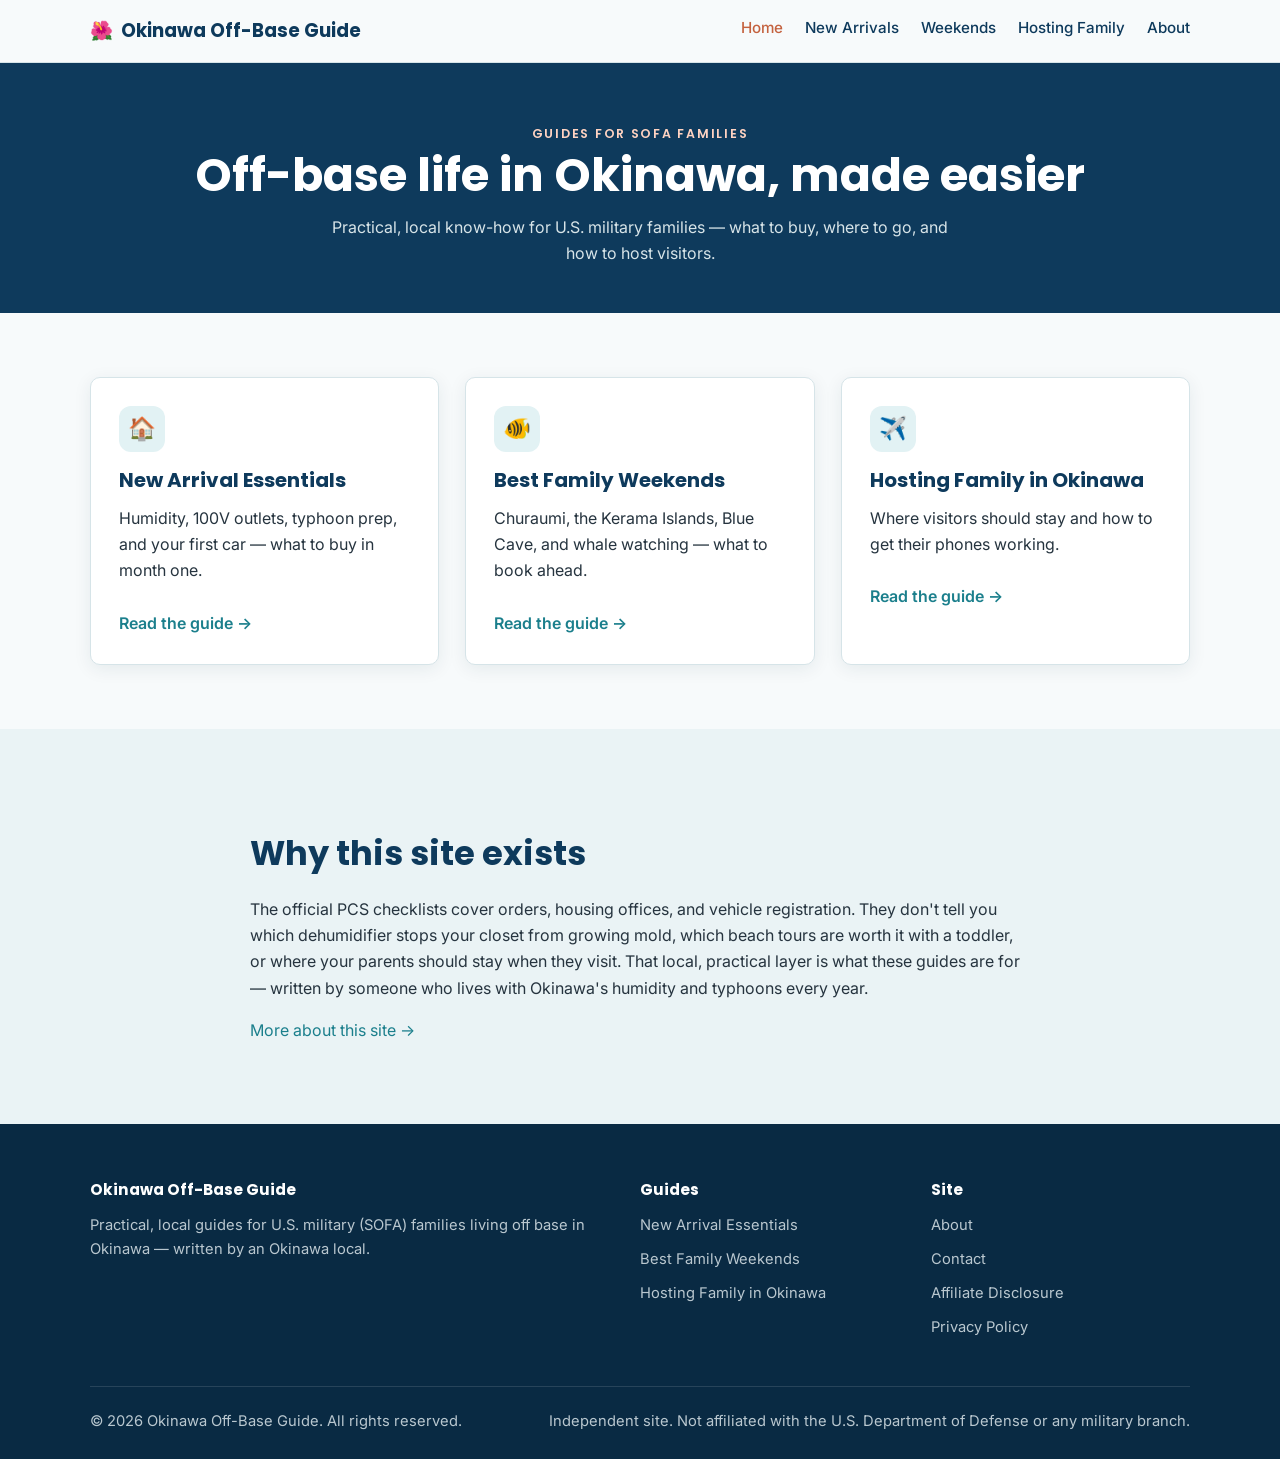
<file: index.html>
<!DOCTYPE html>
<html lang="en">
<head>
<meta charset="UTF-8">
<meta name="viewport" content="width=device-width, initial-scale=1.0">
<title>Okinawa Off-Base Guide | Practical Guides for Military Families Living Off Base</title>
<meta name="description" content="Practical, local guides for U.S. military (SOFA) families living off base in Okinawa: new arrival essentials, family weekend trips, and hosting visitors.">
<link rel="canonical" href="https://www.okinawaoffbaseguide.com/">

<meta property="og:type" content="website">
<meta property="og:title" content="Okinawa Off-Base Guide | Practical Guides for Military Families Living Off Base">
<meta property="og:description" content="Practical, local guides for U.S. military (SOFA) families living off base in Okinawa: new arrival essentials, family weekend trips, and hosting visitors.">
<meta property="og:url" content="https://www.okinawaoffbaseguide.com/">
<meta property="og:image" content="https://www.okinawaoffbaseguide.com/images/og-image.svg">
<meta name="twitter:card" content="summary_large_image">

<link rel="icon" type="image/svg+xml" href="images/favicon.svg">
<link rel="preconnect" href="https://fonts.googleapis.com">
<link rel="preconnect" href="https://fonts.gstatic.com" crossorigin>
<link href="https://fonts.googleapis.com/css2?family=Poppins:wght@600;700&family=Inter:wght@400;500;600&display=swap" rel="stylesheet">
<link rel="stylesheet" href="css/style.css">
</head>
<body>
<a class="skip-link" href="#main">Skip to content</a>

<header class="site-header">
  <div class="nav-wrap">
    <a href="index.html" class="logo"><span class="mark">🌺</span> Okinawa Off-Base Guide</a>
    <button class="nav-toggle" aria-label="Toggle navigation" aria-expanded="false">&#9776;</button>
    <ul class="nav-links">
      <li><a href="index.html" class="active">Home</a></li>
      <li><a href="guide-new-arrival-essentials.html">New Arrivals</a></li>
      <li><a href="guide-things-to-do.html">Weekends</a></li>
      <li><a href="guide-family-visit.html">Hosting Family</a></li>
      <li><a href="about.html">About</a></li>
    </ul>
  </div>
</header>

<main id="main">

  <section class="page-header">
    <div class="container">
      <p class="eyebrow" style="color:#ffd3c2;">Guides for SOFA families</p>
      <h1>Off-base life in Okinawa, made easier</h1>
      <p>Practical, local know-how for U.S. military families — what to buy, where to go, and how to host visitors.</p>
    </div>
  </section>

  <section class="section">
    <div class="container">
      <div class="grid grid-3">
        <div class="card">
          <div class="icon-badge">🏠</div>
          <h3>New Arrival Essentials</h3>
          <p>Humidity, 100V outlets, typhoon prep, and your first car — what to buy in month one.</p>
          <a class="card-link" href="guide-new-arrival-essentials.html">Read the guide →</a>
        </div>
        <div class="card">
          <div class="icon-badge">🐠</div>
          <h3>Best Family Weekends</h3>
          <p>Churaumi, the Kerama Islands, Blue Cave, and whale watching — what to book ahead.</p>
          <a class="card-link" href="guide-things-to-do.html">Read the guide →</a>
        </div>
        <div class="card">
          <div class="icon-badge">✈️</div>
          <h3>Hosting Family in Okinawa</h3>
          <p>Where visitors should stay and how to get their phones working.</p>
          <a class="card-link" href="guide-family-visit.html">Read the guide →</a>
        </div>
      </div>
    </div>
  </section>

  <section class="section section-alt">
    <div class="container article">
      <h2>Why this site exists</h2>
      <p>The official PCS checklists cover orders, housing offices, and vehicle registration. They don't tell you which dehumidifier stops your closet from growing mold, which beach tours are worth it with a toddler, or where your parents should stay when they visit. That local, practical layer is what these guides are for — written by someone who lives with Okinawa's humidity and typhoons every year.</p>
      <p><a href="about.html">More about this site →</a></p>

    </div>
  </section>

</main>

<footer class="site-footer">
  <div class="container">
    <div class="footer-grid footer-grid-3">
      <div>
        <h4>Okinawa Off-Base Guide</h4>
        <p>Practical, local guides for U.S. military (SOFA) families living off base in Okinawa — written by an Okinawa local.</p>
      </div>
      <div>
        <h4>Guides</h4>
        <ul>
          <li><a href="guide-new-arrival-essentials.html">New Arrival Essentials</a></li>
          <li><a href="guide-things-to-do.html">Best Family Weekends</a></li>
          <li><a href="guide-family-visit.html">Hosting Family in Okinawa</a></li>
        </ul>
      </div>
      <div>
        <h4>Site</h4>
        <ul>
          <li><a href="about.html">About</a></li>
          <li><a href="contact.html">Contact</a></li>
          <li><a href="affiliate-disclosure.html">Affiliate Disclosure</a></li>
          <li><a href="privacy-policy.html">Privacy Policy</a></li>
        </ul>
      </div>
    </div>
    <div class="footer-bottom">
      <span>&copy; <span class="current-year">2026</span> Okinawa Off-Base Guide. All rights reserved.</span>
      <span>Independent site. Not affiliated with the U.S. Department of Defense or any military branch.</span>
    </div>
  </div>
</footer>

<script src="js/main.js"></script>
</body>
</html>
</file>
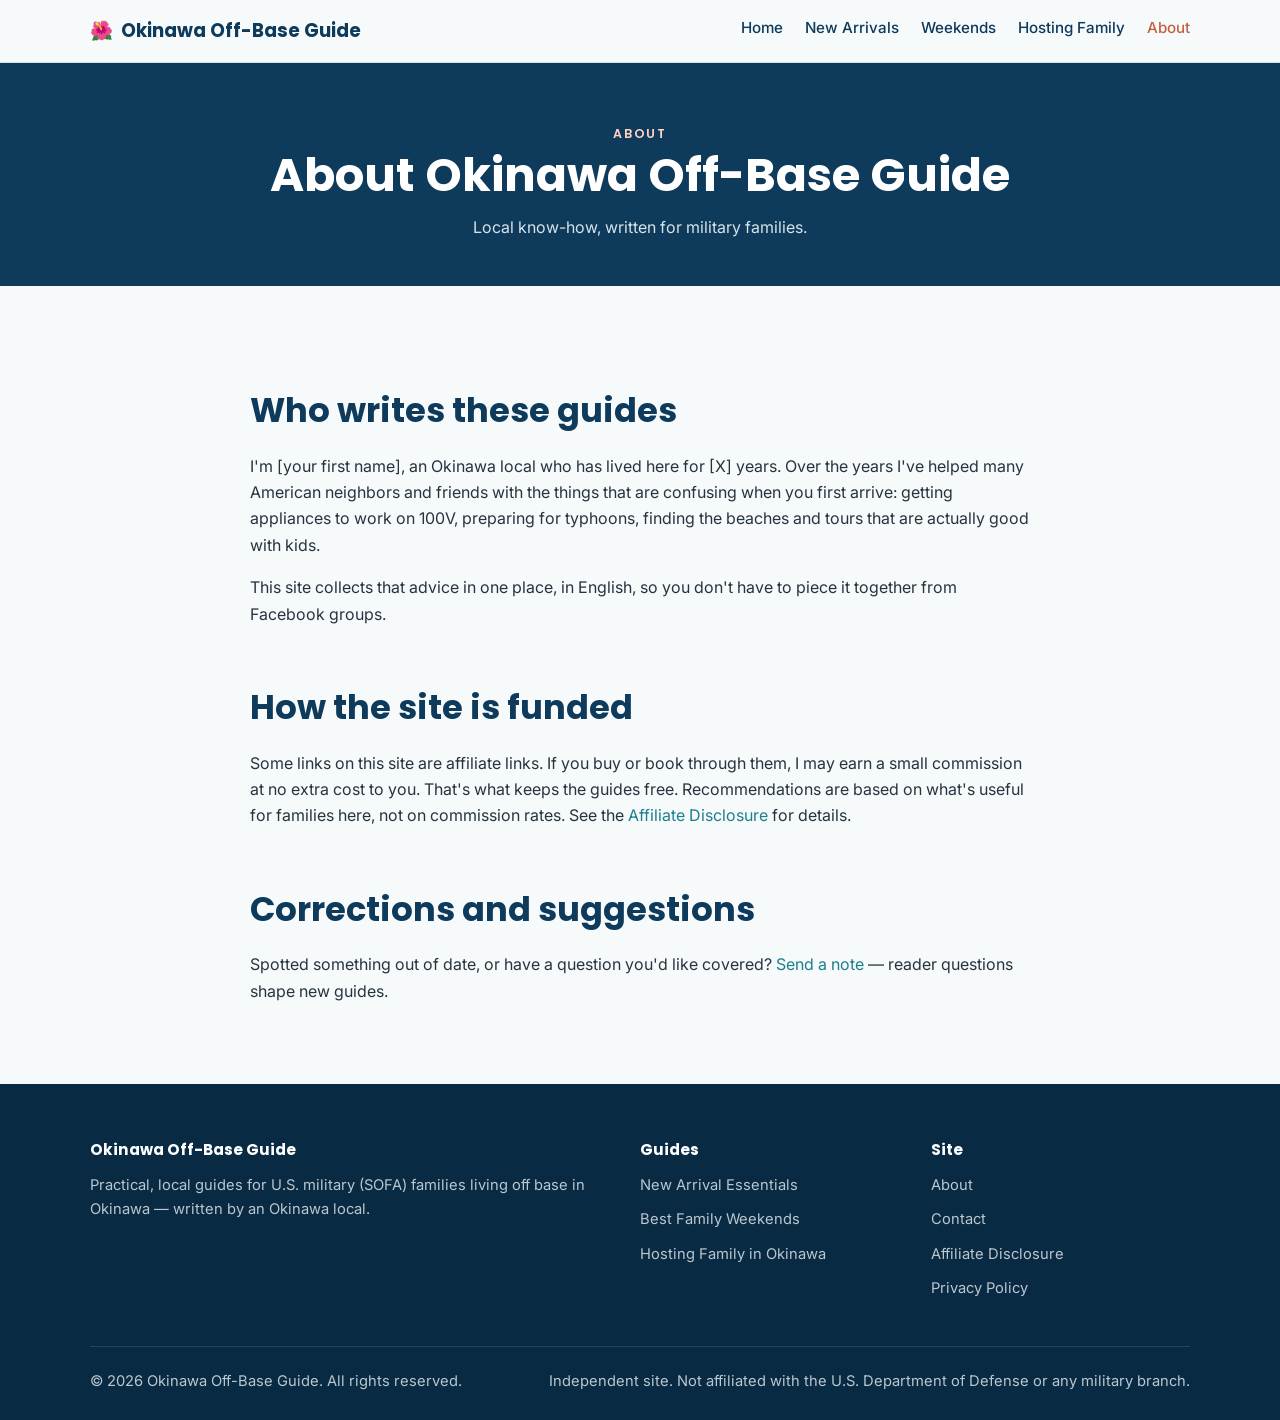
<file: about.html>
<!DOCTYPE html>
<html lang="en">
<head>
<meta charset="UTF-8">
<meta name="viewport" content="width=device-width, initial-scale=1.0">
<title>About | Okinawa Off-Base Guide</title>
<meta name="description" content="About Okinawa Off-Base Guide: who writes the guides, and how the site is funded.">
<link rel="canonical" href="https://www.okinawaoffbaseguide.com/about.html">

<meta property="og:type" content="website">
<meta property="og:title" content="About | Okinawa Off-Base Guide">
<meta property="og:description" content="About Okinawa Off-Base Guide: who writes the guides, and how the site is funded.">
<meta property="og:url" content="https://www.okinawaoffbaseguide.com/about.html">
<meta property="og:image" content="https://www.okinawaoffbaseguide.com/images/og-image.svg">
<meta name="twitter:card" content="summary_large_image">

<link rel="icon" type="image/svg+xml" href="images/favicon.svg">
<link rel="preconnect" href="https://fonts.googleapis.com">
<link rel="preconnect" href="https://fonts.gstatic.com" crossorigin>
<link href="https://fonts.googleapis.com/css2?family=Poppins:wght@600;700&family=Inter:wght@400;500;600&display=swap" rel="stylesheet">
<link rel="stylesheet" href="css/style.css">
</head>
<body>
<a class="skip-link" href="#main">Skip to content</a>

<header class="site-header">
  <div class="nav-wrap">
    <a href="index.html" class="logo"><span class="mark">🌺</span> Okinawa Off-Base Guide</a>
    <button class="nav-toggle" aria-label="Toggle navigation" aria-expanded="false">&#9776;</button>
    <ul class="nav-links">
      <li><a href="index.html">Home</a></li>
      <li><a href="guide-new-arrival-essentials.html">New Arrivals</a></li>
      <li><a href="guide-things-to-do.html">Weekends</a></li>
      <li><a href="guide-family-visit.html">Hosting Family</a></li>
      <li><a href="about.html" class="active">About</a></li>
    </ul>
  </div>
</header>

<main id="main">

  <section class="page-header">
    <div class="container">
      <p class="eyebrow" style="color:#ffd3c2;">About</p>
      <h1>About Okinawa Off-Base Guide</h1>
      <p>Local know-how, written for military families.</p>
    </div>
  </section>

  <section class="section">
    <div class="container article">
      <h2>Who writes these guides</h2>
      <p>I'm [your first name], an Okinawa local who has lived here for [X] years. Over the years I've helped many American neighbors and friends with the things that are confusing when you first arrive: getting appliances to work on 100V, preparing for typhoons, finding the beaches and tours that are actually good with kids.</p>
      <p>This site collects that advice in one place, in English, so you don't have to piece it together from Facebook groups.</p>
      <h2>How the site is funded</h2>
      <p>Some links on this site are affiliate links. If you buy or book through them, I may earn a small commission at no extra cost to you. That's what keeps the guides free. Recommendations are based on what's useful for families here, not on commission rates. See the <a href="affiliate-disclosure.html">Affiliate Disclosure</a> for details.</p>
      <h2>Corrections and suggestions</h2>
      <p>Spotted something out of date, or have a question you'd like covered? <a href="contact.html">Send a note</a> — reader questions shape new guides.</p>

    </div>
  </section>

</main>

<footer class="site-footer">
  <div class="container">
    <div class="footer-grid footer-grid-3">
      <div>
        <h4>Okinawa Off-Base Guide</h4>
        <p>Practical, local guides for U.S. military (SOFA) families living off base in Okinawa — written by an Okinawa local.</p>
      </div>
      <div>
        <h4>Guides</h4>
        <ul>
          <li><a href="guide-new-arrival-essentials.html">New Arrival Essentials</a></li>
          <li><a href="guide-things-to-do.html">Best Family Weekends</a></li>
          <li><a href="guide-family-visit.html">Hosting Family in Okinawa</a></li>
        </ul>
      </div>
      <div>
        <h4>Site</h4>
        <ul>
          <li><a href="about.html">About</a></li>
          <li><a href="contact.html">Contact</a></li>
          <li><a href="affiliate-disclosure.html">Affiliate Disclosure</a></li>
          <li><a href="privacy-policy.html">Privacy Policy</a></li>
        </ul>
      </div>
    </div>
    <div class="footer-bottom">
      <span>&copy; <span class="current-year">2026</span> Okinawa Off-Base Guide. All rights reserved.</span>
      <span>Independent site. Not affiliated with the U.S. Department of Defense or any military branch.</span>
    </div>
  </div>
</footer>

<script src="js/main.js"></script>
</body>
</html>
</file>
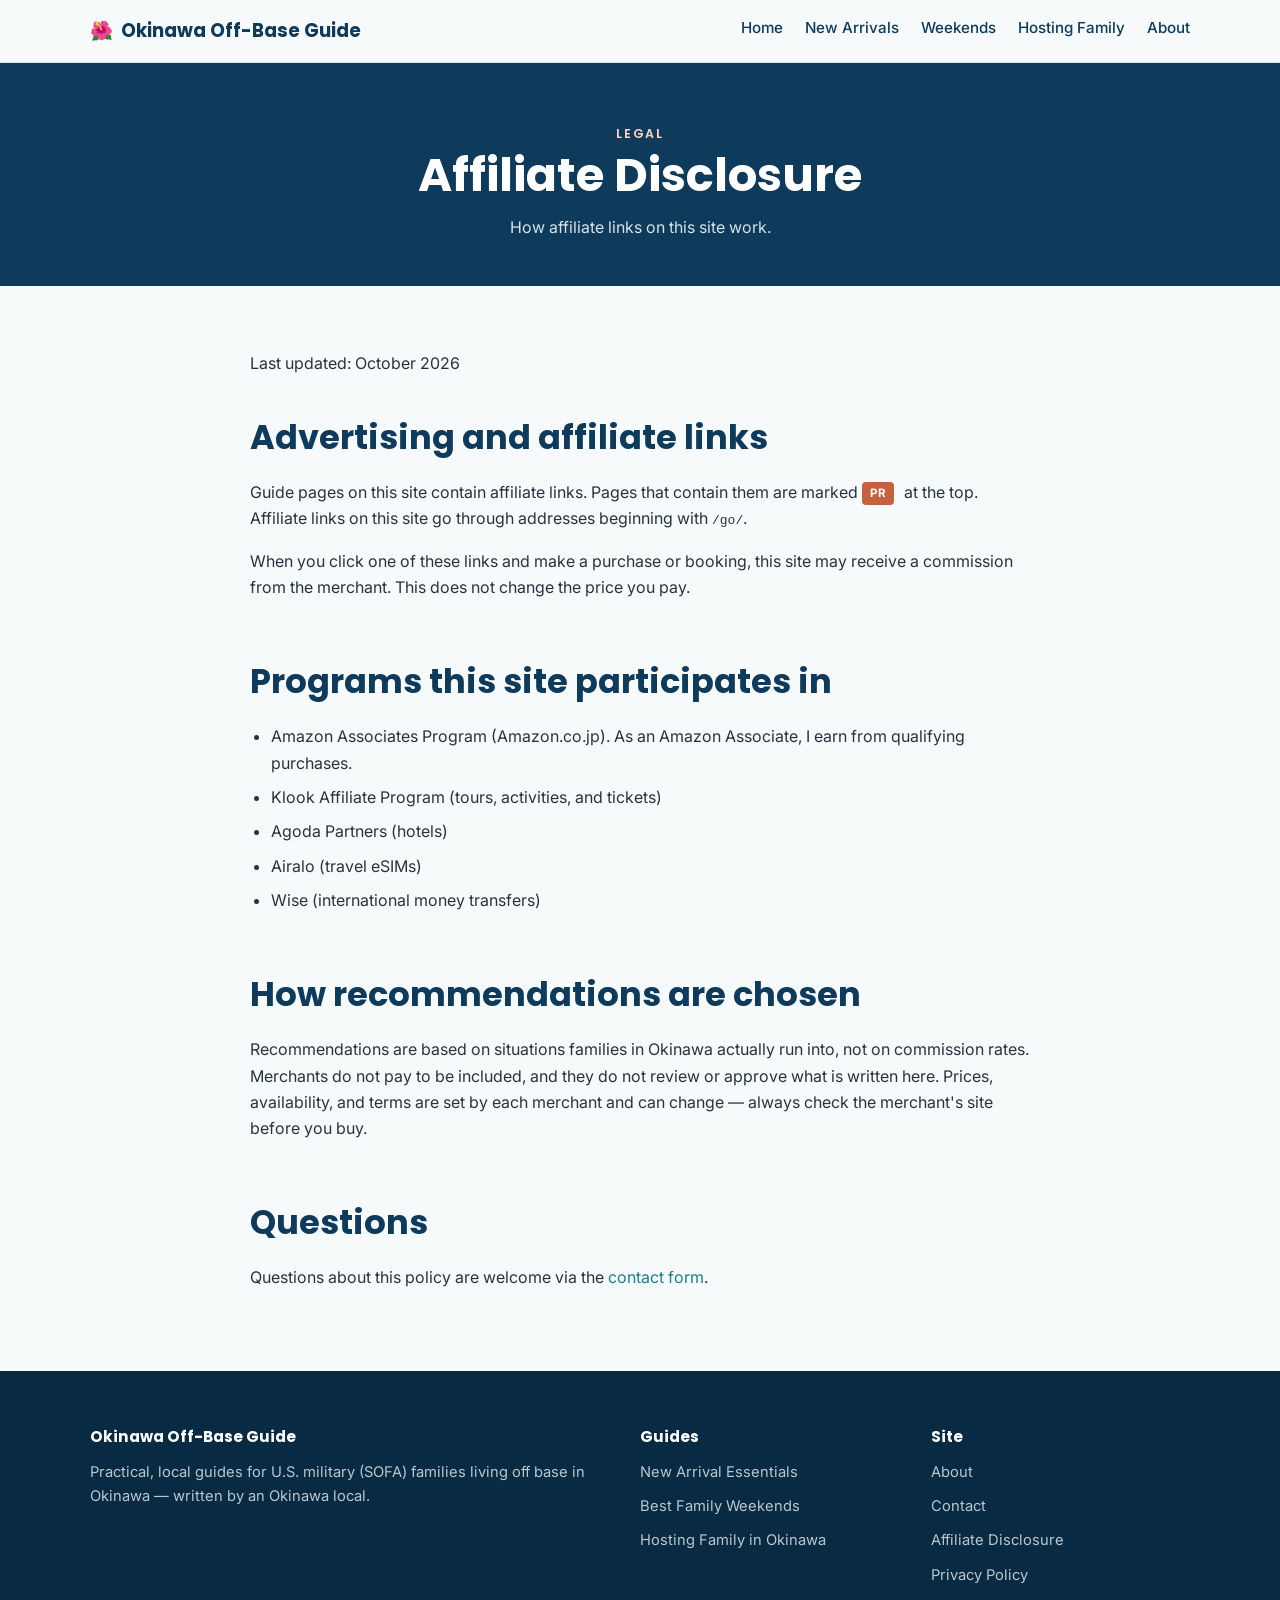
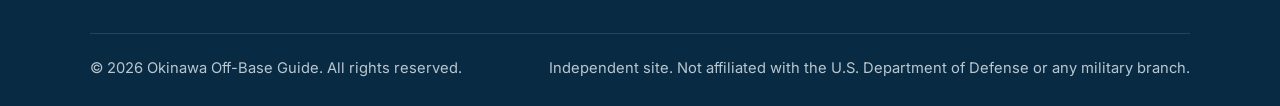
<file: affiliate-disclosure.html>
<!DOCTYPE html>
<html lang="en">
<head>
<meta charset="UTF-8">
<meta name="viewport" content="width=device-width, initial-scale=1.0">
<title>Affiliate Disclosure | Okinawa Off-Base Guide</title>
<meta name="description" content="How Okinawa Off-Base Guide uses affiliate links and which programs it participates in.">
<link rel="canonical" href="https://www.okinawaoffbaseguide.com/affiliate-disclosure.html">

<meta property="og:type" content="website">
<meta property="og:title" content="Affiliate Disclosure | Okinawa Off-Base Guide">
<meta property="og:description" content="How Okinawa Off-Base Guide uses affiliate links and which programs it participates in.">
<meta property="og:url" content="https://www.okinawaoffbaseguide.com/affiliate-disclosure.html">
<meta property="og:image" content="https://www.okinawaoffbaseguide.com/images/og-image.svg">
<meta name="twitter:card" content="summary_large_image">

<link rel="icon" type="image/svg+xml" href="images/favicon.svg">
<link rel="preconnect" href="https://fonts.googleapis.com">
<link rel="preconnect" href="https://fonts.gstatic.com" crossorigin>
<link href="https://fonts.googleapis.com/css2?family=Poppins:wght@600;700&family=Inter:wght@400;500;600&display=swap" rel="stylesheet">
<link rel="stylesheet" href="css/style.css">
</head>
<body>
<a class="skip-link" href="#main">Skip to content</a>

<header class="site-header">
  <div class="nav-wrap">
    <a href="index.html" class="logo"><span class="mark">🌺</span> Okinawa Off-Base Guide</a>
    <button class="nav-toggle" aria-label="Toggle navigation" aria-expanded="false">&#9776;</button>
    <ul class="nav-links">
      <li><a href="index.html">Home</a></li>
      <li><a href="guide-new-arrival-essentials.html">New Arrivals</a></li>
      <li><a href="guide-things-to-do.html">Weekends</a></li>
      <li><a href="guide-family-visit.html">Hosting Family</a></li>
      <li><a href="about.html">About</a></li>
    </ul>
  </div>
</header>

<main id="main">

  <section class="page-header">
    <div class="container">
      <p class="eyebrow" style="color:#ffd3c2;">Legal</p>
      <h1>Affiliate Disclosure</h1>
      <p>How affiliate links on this site work.</p>
    </div>
  </section>

  <section class="section">
    <div class="container legal-content article">
      <p>Last updated: October 2026</p>
      <h2>Advertising and affiliate links</h2>
      <p>Guide pages on this site contain affiliate links. Pages that contain them are marked <span class="pr-label">PR</span> at the top. Affiliate links on this site go through addresses beginning with <code>/go/</code>.</p>
      <p>When you click one of these links and make a purchase or booking, this site may receive a commission from the merchant. This does not change the price you pay.</p>
      <h2>Programs this site participates in</h2>
      <ul>
        <li>Amazon Associates Program (Amazon.co.jp). As an Amazon Associate, I earn from qualifying purchases.</li>
        <li>Klook Affiliate Program (tours, activities, and tickets)</li>
        <li>Agoda Partners (hotels)</li>
        <li>Airalo (travel eSIMs)</li>
        <li>Wise (international money transfers)</li>
      </ul>
      <h2>How recommendations are chosen</h2>
      <p>Recommendations are based on situations families in Okinawa actually run into, not on commission rates. Merchants do not pay to be included, and they do not review or approve what is written here. Prices, availability, and terms are set by each merchant and can change — always check the merchant's site before you buy.</p>
      <h2>Questions</h2>
      <p>Questions about this policy are welcome via the <a href="contact.html">contact form</a>.</p>

    </div>
  </section>

</main>

<footer class="site-footer">
  <div class="container">
    <div class="footer-grid footer-grid-3">
      <div>
        <h4>Okinawa Off-Base Guide</h4>
        <p>Practical, local guides for U.S. military (SOFA) families living off base in Okinawa — written by an Okinawa local.</p>
      </div>
      <div>
        <h4>Guides</h4>
        <ul>
          <li><a href="guide-new-arrival-essentials.html">New Arrival Essentials</a></li>
          <li><a href="guide-things-to-do.html">Best Family Weekends</a></li>
          <li><a href="guide-family-visit.html">Hosting Family in Okinawa</a></li>
        </ul>
      </div>
      <div>
        <h4>Site</h4>
        <ul>
          <li><a href="about.html">About</a></li>
          <li><a href="contact.html">Contact</a></li>
          <li><a href="affiliate-disclosure.html">Affiliate Disclosure</a></li>
          <li><a href="privacy-policy.html">Privacy Policy</a></li>
        </ul>
      </div>
    </div>
    <div class="footer-bottom">
      <span>&copy; <span class="current-year">2026</span> Okinawa Off-Base Guide. All rights reserved.</span>
      <span>Independent site. Not affiliated with the U.S. Department of Defense or any military branch.</span>
    </div>
  </div>
</footer>

<script src="js/main.js"></script>
</body>
</html>
</file>
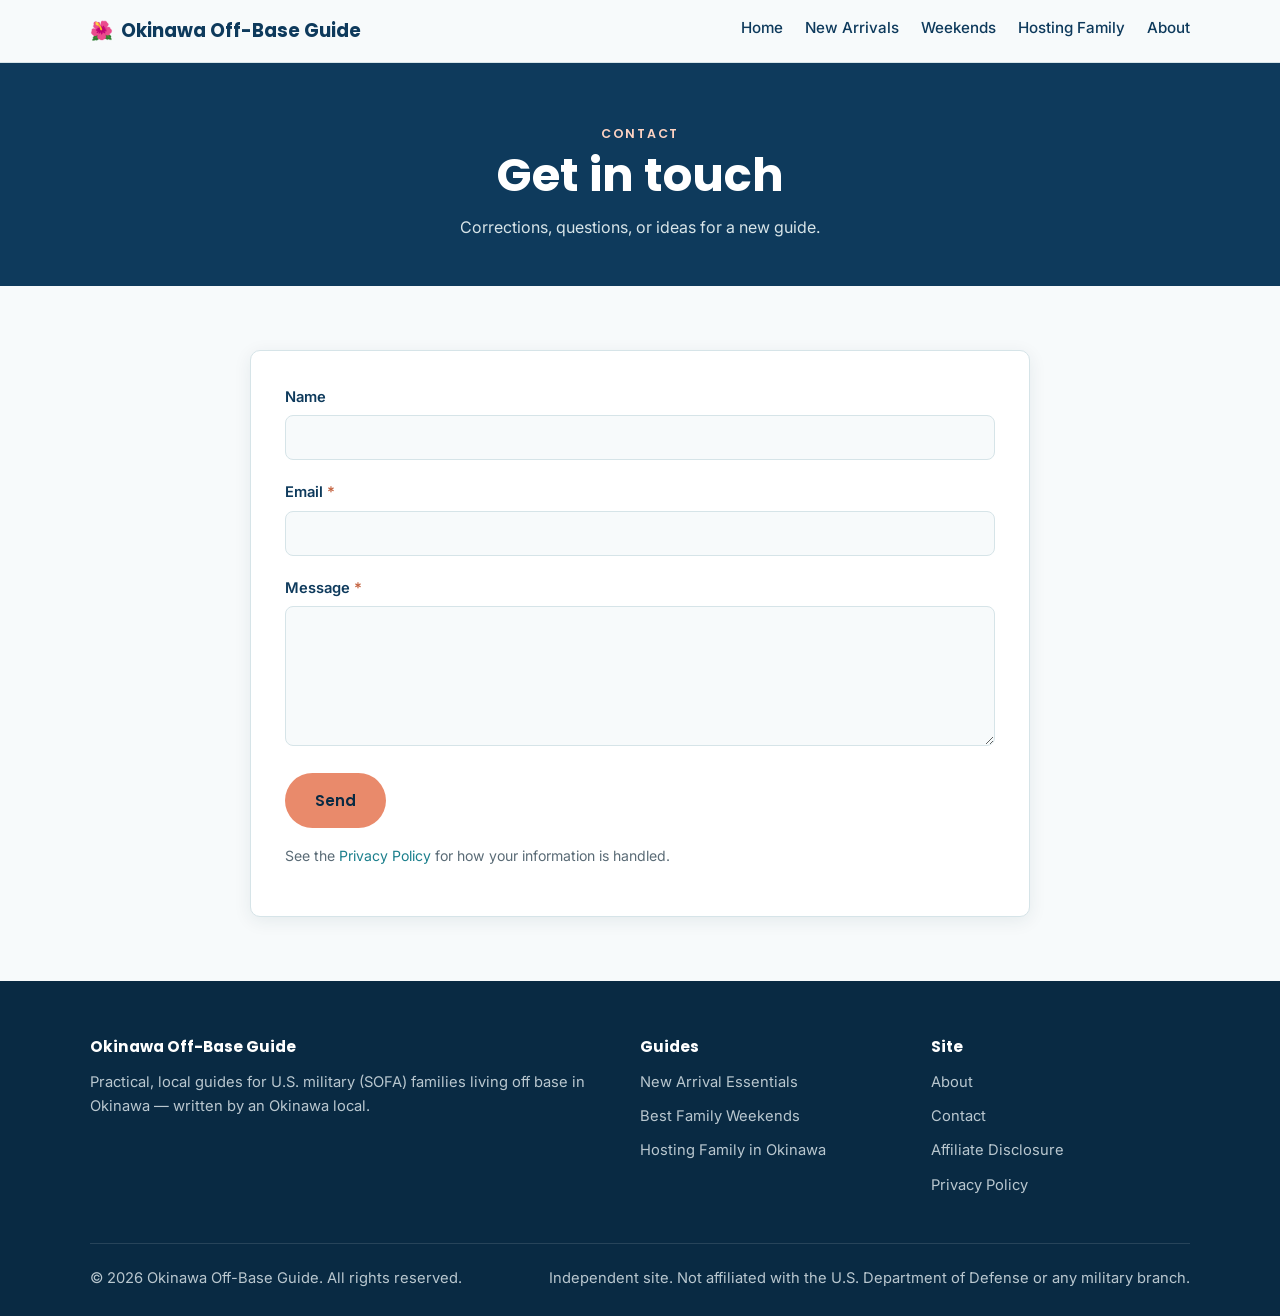
<file: contact.html>
<!DOCTYPE html>
<html lang="en">
<head>
<meta charset="UTF-8">
<meta name="viewport" content="width=device-width, initial-scale=1.0">
<title>Contact | Okinawa Off-Base Guide</title>
<meta name="description" content="Contact Okinawa Off-Base Guide with corrections, questions, or guide suggestions.">
<link rel="canonical" href="https://www.okinawaoffbaseguide.com/contact.html">

<meta property="og:type" content="website">
<meta property="og:title" content="Contact | Okinawa Off-Base Guide">
<meta property="og:description" content="Contact Okinawa Off-Base Guide with corrections, questions, or guide suggestions.">
<meta property="og:url" content="https://www.okinawaoffbaseguide.com/contact.html">
<meta property="og:image" content="https://www.okinawaoffbaseguide.com/images/og-image.svg">
<meta name="twitter:card" content="summary_large_image">

<link rel="icon" type="image/svg+xml" href="images/favicon.svg">
<link rel="preconnect" href="https://fonts.googleapis.com">
<link rel="preconnect" href="https://fonts.gstatic.com" crossorigin>
<link href="https://fonts.googleapis.com/css2?family=Poppins:wght@600;700&family=Inter:wght@400;500;600&display=swap" rel="stylesheet">
<link rel="stylesheet" href="css/style.css">
</head>
<body>
<a class="skip-link" href="#main">Skip to content</a>

<header class="site-header">
  <div class="nav-wrap">
    <a href="index.html" class="logo"><span class="mark">🌺</span> Okinawa Off-Base Guide</a>
    <button class="nav-toggle" aria-label="Toggle navigation" aria-expanded="false">&#9776;</button>
    <ul class="nav-links">
      <li><a href="index.html">Home</a></li>
      <li><a href="guide-new-arrival-essentials.html">New Arrivals</a></li>
      <li><a href="guide-things-to-do.html">Weekends</a></li>
      <li><a href="guide-family-visit.html">Hosting Family</a></li>
      <li><a href="about.html">About</a></li>
    </ul>
  </div>
</header>

<main id="main">

  <section class="page-header">
    <div class="container">
      <p class="eyebrow" style="color:#ffd3c2;">Contact</p>
      <h1>Get in touch</h1>
      <p>Corrections, questions, or ideas for a new guide.</p>
    </div>
  </section>

  <section class="section">
    <div class="container article">
      <form class="form-wrap" name="contact" method="POST" data-netlify="true" netlify-honeypot="bot-field" action="/thanks.html">
        <input type="hidden" name="form-name" value="contact">
        <p style="display:none;"><label>Don't fill this out: <input name="bot-field"></label></p>
        <div class="form-row"><label for="name">Name</label><input id="name" name="name" type="text" autocomplete="name"></div>
        <div class="form-row"><label for="email">Email <span class="required">*</span></label><input id="email" name="email" type="email" required autocomplete="email"></div>
        <div class="form-row"><label for="message">Message <span class="required">*</span></label><textarea id="message" name="message" rows="6" required></textarea></div>
        <button type="submit" class="btn btn-primary">Send</button>
        <p class="form-note">See the <a href="privacy-policy.html">Privacy Policy</a> for how your information is handled.</p>
      </form>

    </div>
  </section>

</main>

<footer class="site-footer">
  <div class="container">
    <div class="footer-grid footer-grid-3">
      <div>
        <h4>Okinawa Off-Base Guide</h4>
        <p>Practical, local guides for U.S. military (SOFA) families living off base in Okinawa — written by an Okinawa local.</p>
      </div>
      <div>
        <h4>Guides</h4>
        <ul>
          <li><a href="guide-new-arrival-essentials.html">New Arrival Essentials</a></li>
          <li><a href="guide-things-to-do.html">Best Family Weekends</a></li>
          <li><a href="guide-family-visit.html">Hosting Family in Okinawa</a></li>
        </ul>
      </div>
      <div>
        <h4>Site</h4>
        <ul>
          <li><a href="about.html">About</a></li>
          <li><a href="contact.html">Contact</a></li>
          <li><a href="affiliate-disclosure.html">Affiliate Disclosure</a></li>
          <li><a href="privacy-policy.html">Privacy Policy</a></li>
        </ul>
      </div>
    </div>
    <div class="footer-bottom">
      <span>&copy; <span class="current-year">2026</span> Okinawa Off-Base Guide. All rights reserved.</span>
      <span>Independent site. Not affiliated with the U.S. Department of Defense or any military branch.</span>
    </div>
  </div>
</footer>

<script src="js/main.js"></script>
</body>
</html>
</file>
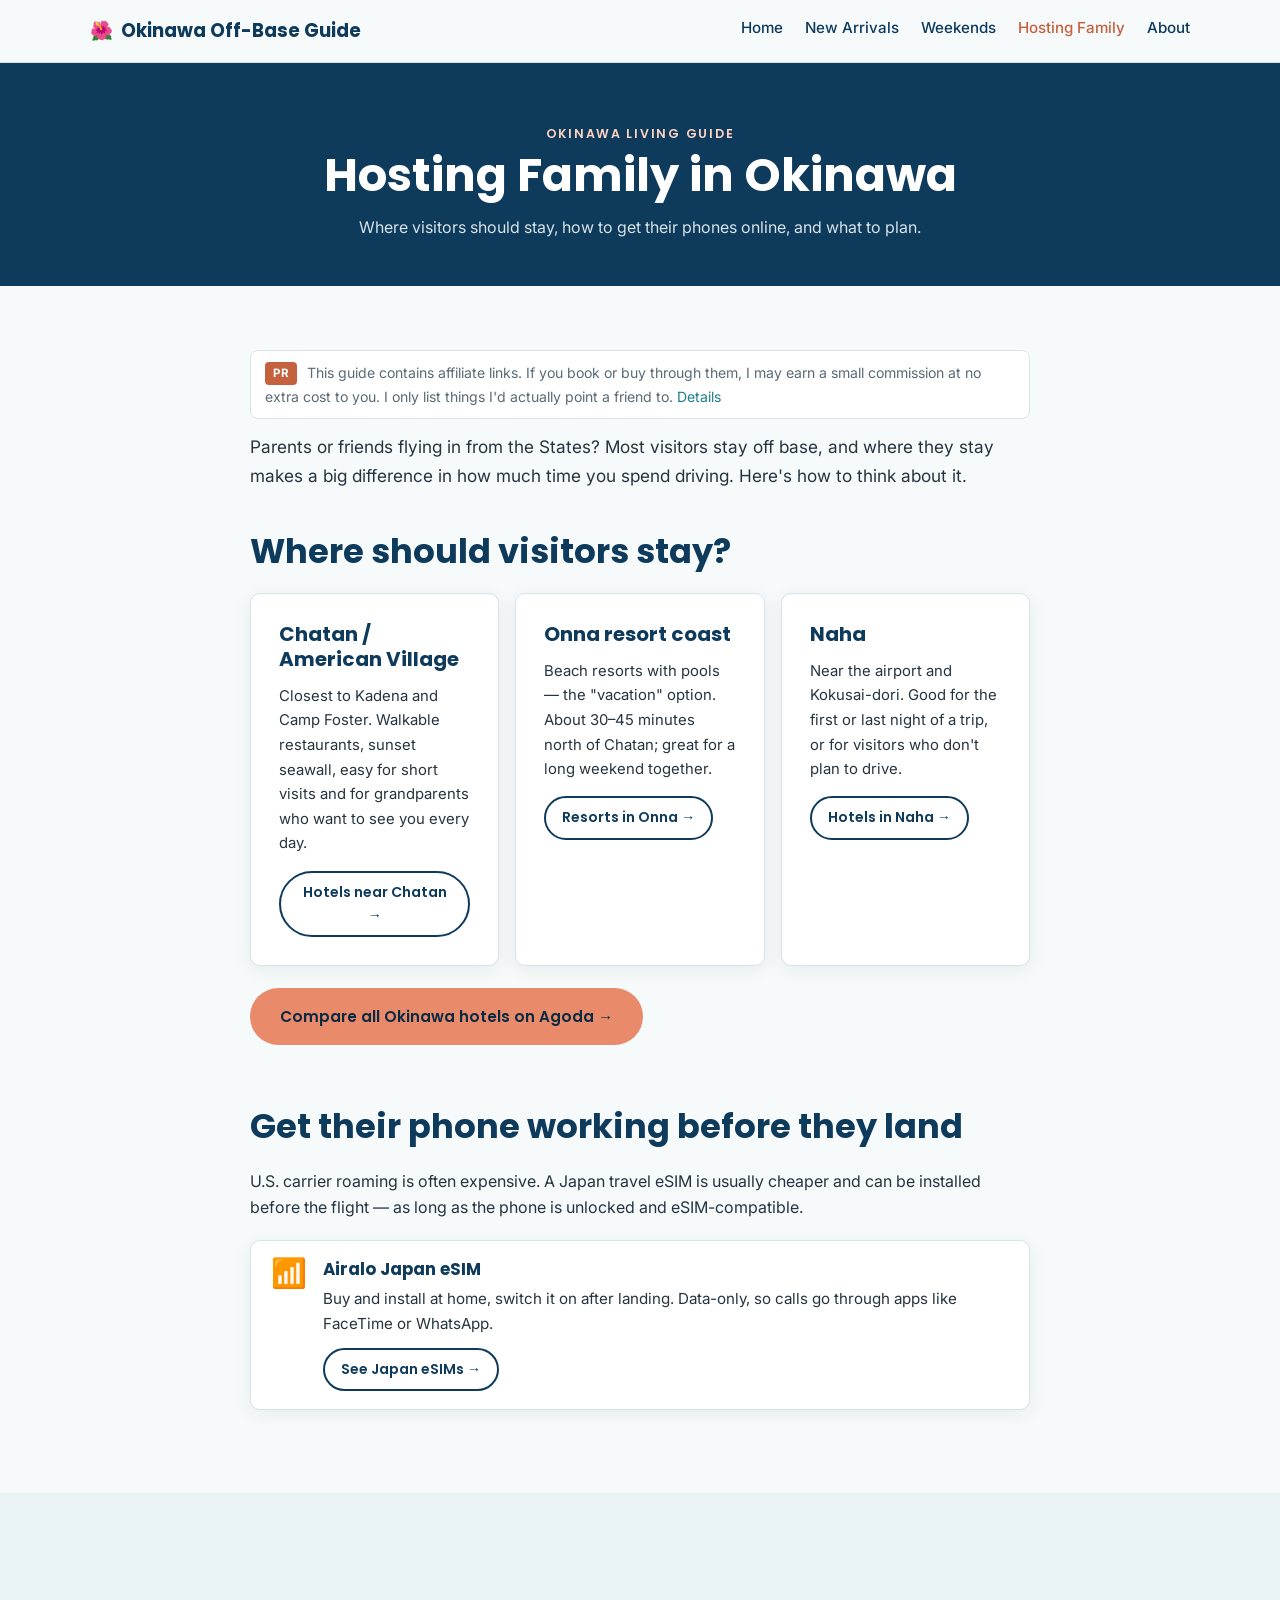
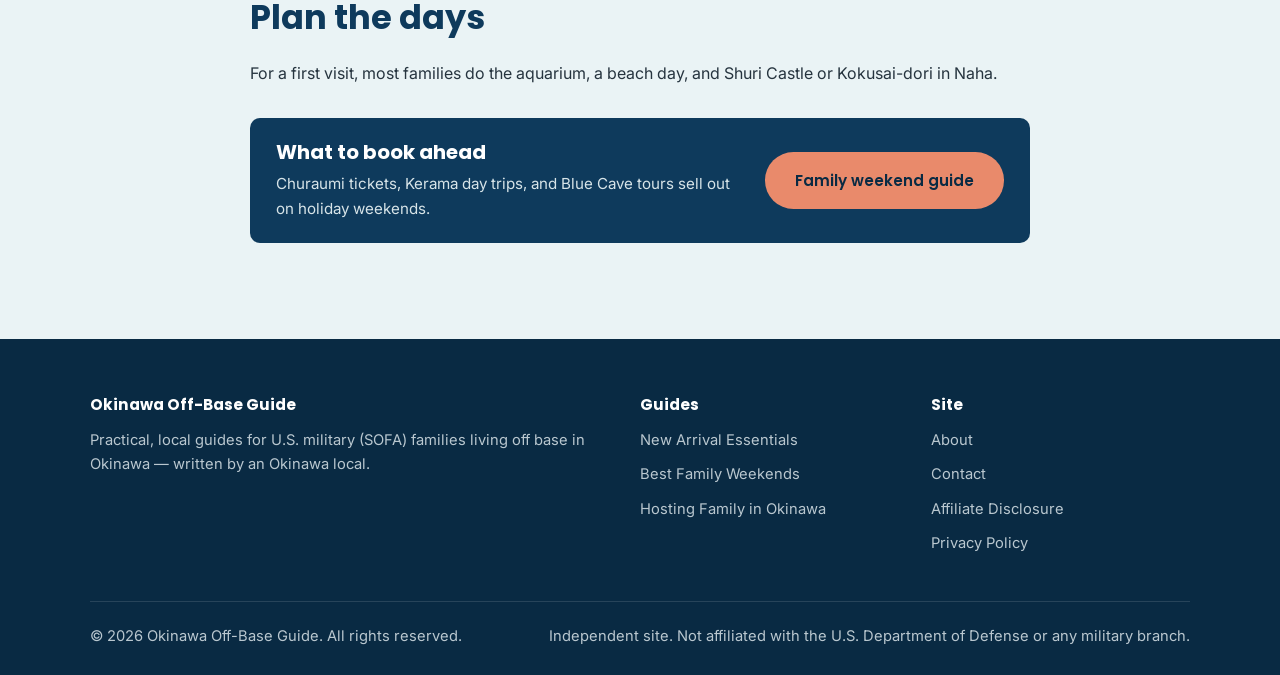
<file: guide-family-visit.html>
<!DOCTYPE html>
<html lang="en">
<head>
<meta charset="UTF-8">
<meta name="viewport" content="width=device-width, initial-scale=1.0">
<title>Where Visiting Family Should Stay in Okinawa | Okinawa Off-Base Guide</title>
<meta name="description" content="Hosting family in Okinawa? Where visitors should stay (Chatan, Onna, or Naha), how to get their phone working with an eSIM, and what to plan.">
<link rel="canonical" href="https://www.okinawaoffbaseguide.com/guide-family-visit.html">

<meta property="og:type" content="article">
<meta property="og:title" content="Where Visiting Family Should Stay in Okinawa | Okinawa Off-Base Guide">
<meta property="og:description" content="Hosting family in Okinawa? Where visitors should stay (Chatan, Onna, or Naha), how to get their phone working with an eSIM, and what to plan.">
<meta property="og:url" content="https://www.okinawaoffbaseguide.com/guide-family-visit.html">
<meta property="og:image" content="https://www.okinawaoffbaseguide.com/images/og-image.svg">
<meta name="twitter:card" content="summary_large_image">

<link rel="icon" type="image/svg+xml" href="images/favicon.svg">
<link rel="preconnect" href="https://fonts.googleapis.com">
<link rel="preconnect" href="https://fonts.gstatic.com" crossorigin>
<link href="https://fonts.googleapis.com/css2?family=Poppins:wght@600;700&family=Inter:wght@400;500;600&display=swap" rel="stylesheet">
<link rel="stylesheet" href="css/style.css">
</head>
<body>
<a class="skip-link" href="#main">Skip to content</a>

<header class="site-header">
  <div class="nav-wrap">
    <a href="index.html" class="logo"><span class="mark">🌺</span> Okinawa Off-Base Guide</a>
    <button class="nav-toggle" aria-label="Toggle navigation" aria-expanded="false">&#9776;</button>
    <ul class="nav-links">
      <li><a href="index.html">Home</a></li>
      <li><a href="guide-new-arrival-essentials.html">New Arrivals</a></li>
      <li><a href="guide-things-to-do.html">Weekends</a></li>
      <li><a href="guide-family-visit.html" class="active">Hosting Family</a></li>
      <li><a href="about.html">About</a></li>
    </ul>
  </div>
</header>

<main id="main">

  <section class="page-header">
    <div class="container">
      <p class="eyebrow" style="color:#ffd3c2;">Okinawa Living Guide</p>
      <h1>Hosting Family in Okinawa</h1>
      <p>Where visitors should stay, how to get their phones online, and what to plan.</p>
    </div>
  </section>

  <section class="section">
    <div class="container article">
      <p class="pr-notice"><span class="pr-label">PR</span> This guide contains affiliate links. If you book or buy through them, I may earn a small commission at no extra cost to you. I only list things I'd actually point a friend to. <a href="affiliate-disclosure.html">Details</a></p>
      <p class="lead-text">Parents or friends flying in from the States? Most visitors stay off base, and where they stay makes a big difference in how much time you spend driving. Here's how to think about it.</p>

      <h2>Where should visitors stay?</h2>
      <div class="area-grid">
        <div class="card">
          <h3>Chatan / American Village</h3>
          <p>Closest to Kadena and Camp Foster. Walkable restaurants, sunset seawall, easy for short visits and for grandparents who want to see you every day.</p>
          <a href="/go/agoda-chatan" class="btn btn-secondary btn-sm" rel="sponsored nofollow noopener" target="_blank">Hotels near Chatan →</a>
        </div>
        <div class="card">
          <h3>Onna resort coast</h3>
          <p>Beach resorts with pools — the "vacation" option. About 30–45 minutes north of Chatan; great for a long weekend together.</p>
          <a href="/go/agoda-onna" class="btn btn-secondary btn-sm" rel="sponsored nofollow noopener" target="_blank">Resorts in Onna →</a>
        </div>
        <div class="card">
          <h3>Naha</h3>
          <p>Near the airport and Kokusai-dori. Good for the first or last night of a trip, or for visitors who don't plan to drive.</p>
          <a href="/go/agoda-naha" class="btn btn-secondary btn-sm" rel="sponsored nofollow noopener" target="_blank">Hotels in Naha →</a>
        </div>
      </div>
      <p style="margin-top:22px;"><a href="/go/agoda-okinawa" class="btn btn-primary" rel="sponsored nofollow noopener" target="_blank">Compare all Okinawa hotels on Agoda →</a></p>

      <h2>Get their phone working before they land</h2>
      <p>U.S. carrier roaming is often expensive. A Japan travel eSIM is usually cheaper and can be installed before the flight — as long as the phone is unlocked and eSIM-compatible.</p>
      <div class="picks">
        <div class="pick">
          <div class="pick-icon">📶</div>
          <div class="pick-body">
            <h3>Airalo Japan eSIM</h3>
            <p>Buy and install at home, switch it on after landing. Data-only, so calls go through apps like FaceTime or WhatsApp.</p>
            <a href="/go/airalo-japan" class="btn btn-secondary btn-sm" rel="sponsored nofollow noopener" target="_blank">See Japan eSIMs →</a>
          </div>
        </div>
      </div>

    </div>
  </section>

  <section class="section section-alt">
    <div class="container article">
      <h2>Plan the days</h2>
      <p>For a first visit, most families do the aquarium, a beach day, and Shuri Castle or Kokusai-dori in Naha.</p>
      <div class="concierge-box">
        <div>
          <h3>What to book ahead</h3>
          <p>Churaumi tickets, Kerama day trips, and Blue Cave tours sell out on holiday weekends.</p>
        </div>
        <a href="guide-things-to-do.html" class="btn btn-primary">Family weekend guide</a>
      </div>
    </div>
  </section>

</main>

<footer class="site-footer">
  <div class="container">
    <div class="footer-grid footer-grid-3">
      <div>
        <h4>Okinawa Off-Base Guide</h4>
        <p>Practical, local guides for U.S. military (SOFA) families living off base in Okinawa — written by an Okinawa local.</p>
      </div>
      <div>
        <h4>Guides</h4>
        <ul>
          <li><a href="guide-new-arrival-essentials.html">New Arrival Essentials</a></li>
          <li><a href="guide-things-to-do.html">Best Family Weekends</a></li>
          <li><a href="guide-family-visit.html">Hosting Family in Okinawa</a></li>
        </ul>
      </div>
      <div>
        <h4>Site</h4>
        <ul>
          <li><a href="about.html">About</a></li>
          <li><a href="contact.html">Contact</a></li>
          <li><a href="affiliate-disclosure.html">Affiliate Disclosure</a></li>
          <li><a href="privacy-policy.html">Privacy Policy</a></li>
        </ul>
      </div>
    </div>
    <div class="footer-bottom">
      <span>&copy; <span class="current-year">2026</span> Okinawa Off-Base Guide. All rights reserved.</span>
      <span>Independent site. Not affiliated with the U.S. Department of Defense or any military branch.</span>
    </div>
  </div>
</footer>

<script src="js/main.js"></script>
</body>
</html>
</file>
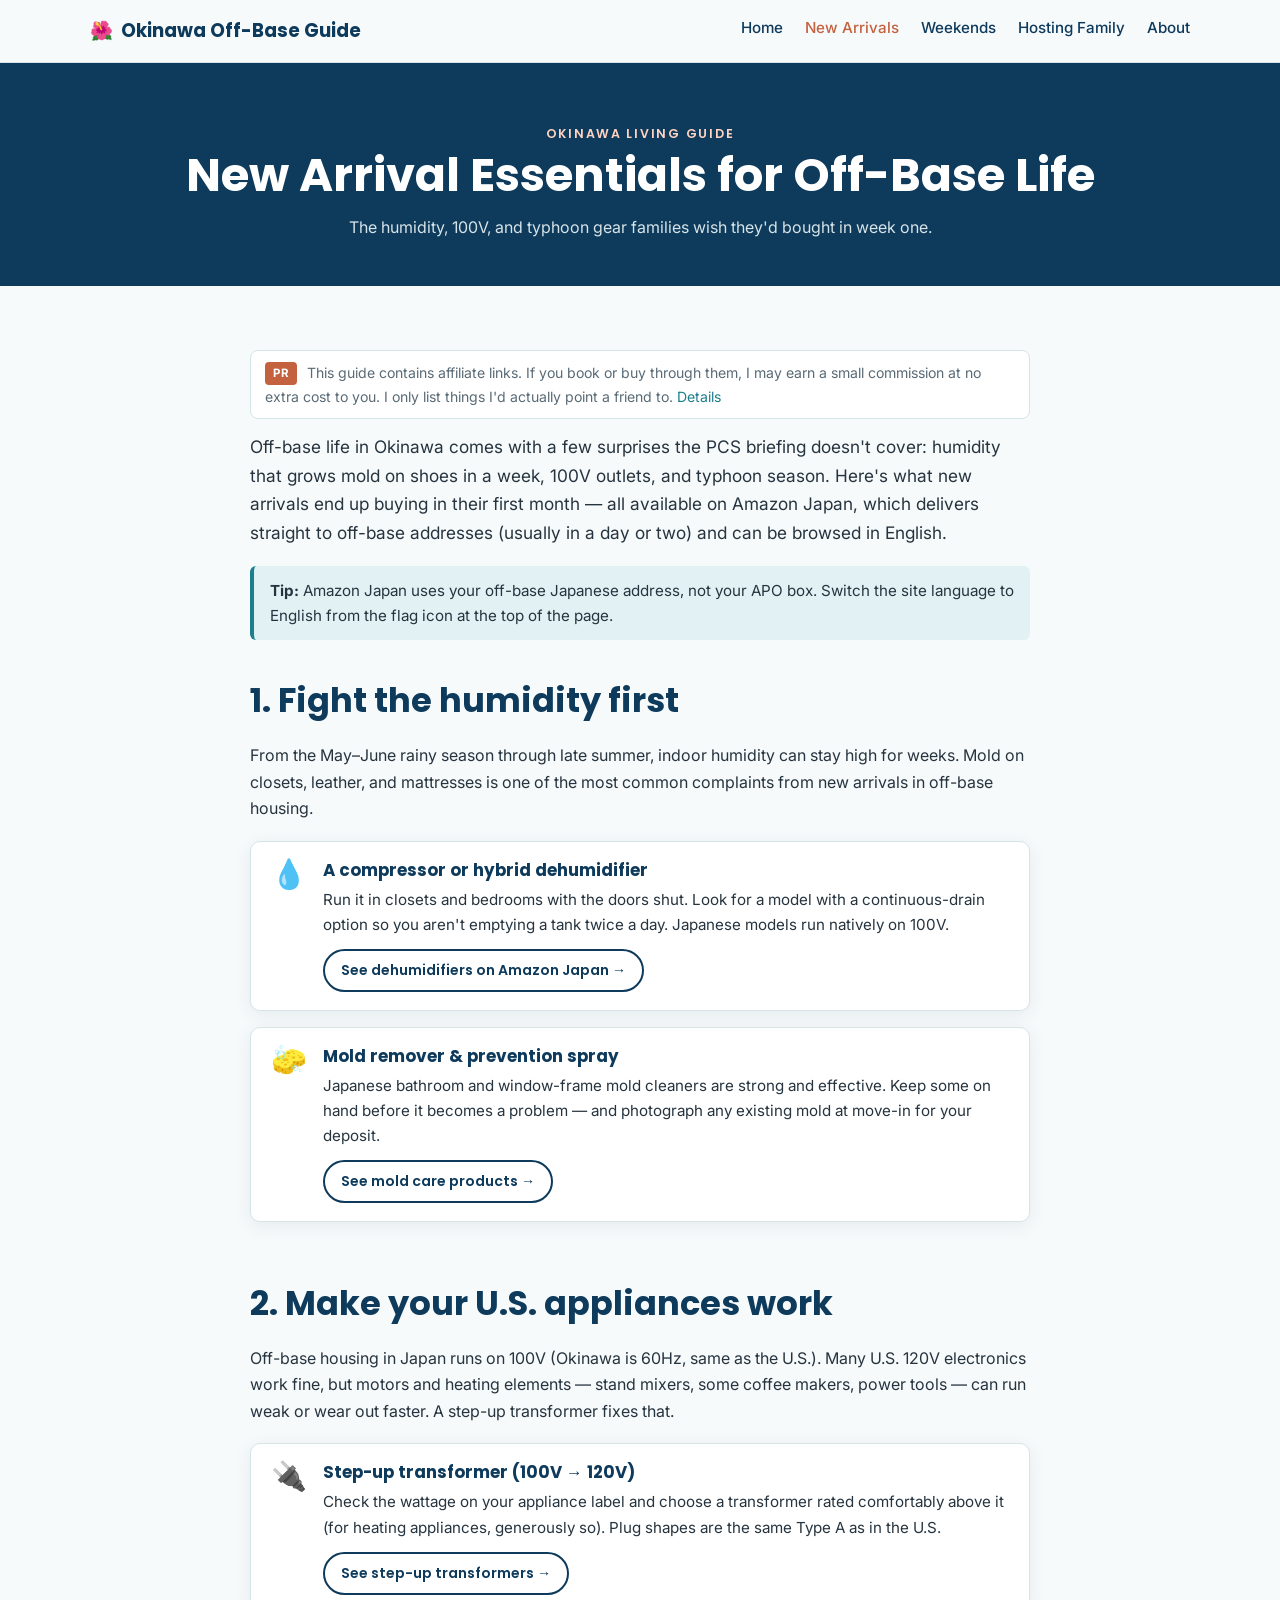
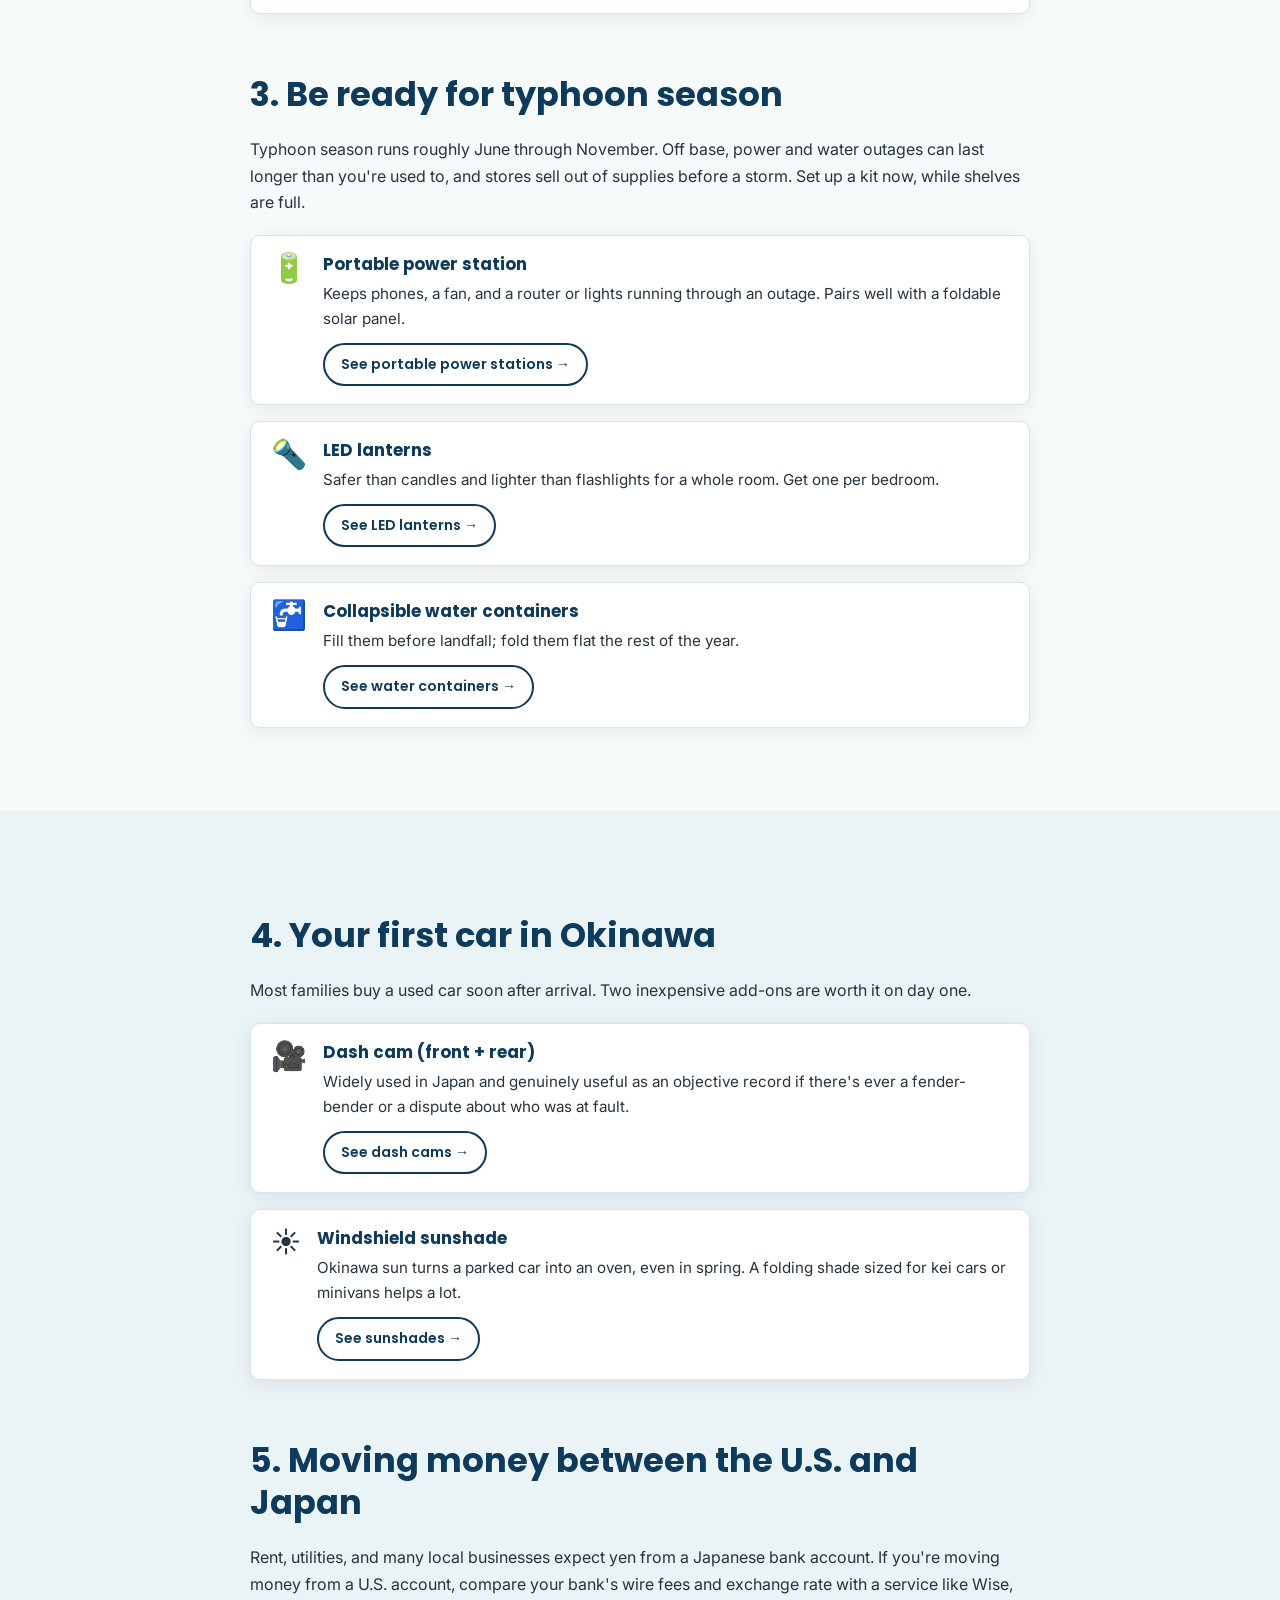
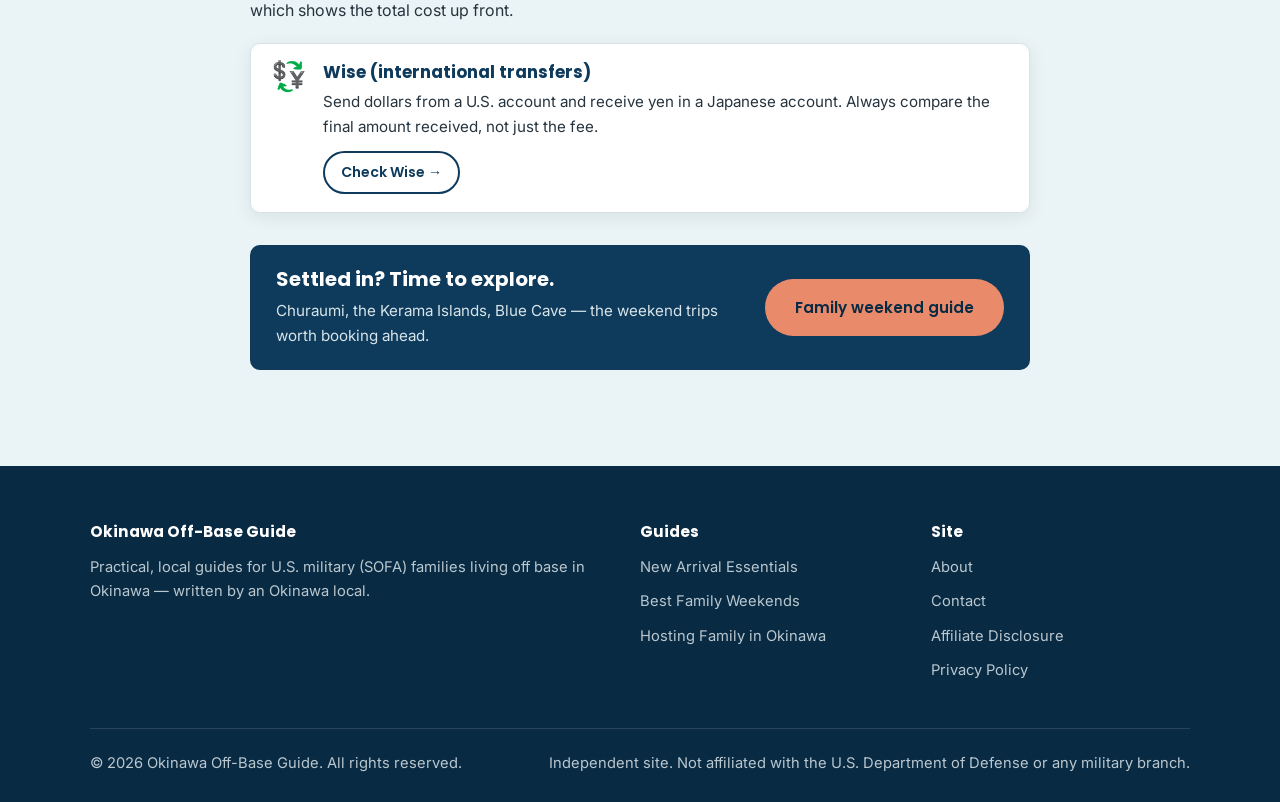
<file: guide-new-arrival-essentials.html>
<!DOCTYPE html>
<html lang="en">
<head>
<meta charset="UTF-8">
<meta name="viewport" content="width=device-width, initial-scale=1.0">
<title>Okinawa New Arrival Essentials for Off-Base Families | Okinawa Off-Base Guide</title>
<meta name="description" content="What SOFA families actually buy in their first month off base in Okinawa: dehumidifiers, step-up transformers, typhoon kits, dash cams, and money-transfer tips.">
<link rel="canonical" href="https://www.okinawaoffbaseguide.com/guide-new-arrival-essentials.html">

<meta property="og:type" content="article">
<meta property="og:title" content="Okinawa New Arrival Essentials for Off-Base Families | Okinawa Off-Base Guide">
<meta property="og:description" content="What SOFA families actually buy in their first month off base in Okinawa: dehumidifiers, step-up transformers, typhoon kits, dash cams, and money-transfer tips.">
<meta property="og:url" content="https://www.okinawaoffbaseguide.com/guide-new-arrival-essentials.html">
<meta property="og:image" content="https://www.okinawaoffbaseguide.com/images/og-image.svg">
<meta name="twitter:card" content="summary_large_image">

<link rel="icon" type="image/svg+xml" href="images/favicon.svg">
<link rel="preconnect" href="https://fonts.googleapis.com">
<link rel="preconnect" href="https://fonts.gstatic.com" crossorigin>
<link href="https://fonts.googleapis.com/css2?family=Poppins:wght@600;700&family=Inter:wght@400;500;600&display=swap" rel="stylesheet">
<link rel="stylesheet" href="css/style.css">
</head>
<body>
<a class="skip-link" href="#main">Skip to content</a>

<header class="site-header">
  <div class="nav-wrap">
    <a href="index.html" class="logo"><span class="mark">🌺</span> Okinawa Off-Base Guide</a>
    <button class="nav-toggle" aria-label="Toggle navigation" aria-expanded="false">&#9776;</button>
    <ul class="nav-links">
      <li><a href="index.html">Home</a></li>
      <li><a href="guide-new-arrival-essentials.html" class="active">New Arrivals</a></li>
      <li><a href="guide-things-to-do.html">Weekends</a></li>
      <li><a href="guide-family-visit.html">Hosting Family</a></li>
      <li><a href="about.html">About</a></li>
    </ul>
  </div>
</header>

<main id="main">

  <section class="page-header">
    <div class="container">
      <p class="eyebrow" style="color:#ffd3c2;">Okinawa Living Guide</p>
      <h1>New Arrival Essentials for Off-Base Life</h1>
      <p>The humidity, 100V, and typhoon gear families wish they'd bought in week one.</p>
    </div>
  </section>

  <section class="section">
    <div class="container article">
      <p class="pr-notice"><span class="pr-label">PR</span> This guide contains affiliate links. If you book or buy through them, I may earn a small commission at no extra cost to you. I only list things I'd actually point a friend to. <a href="affiliate-disclosure.html">Details</a></p>
      <p class="lead-text">Off-base life in Okinawa comes with a few surprises the PCS briefing doesn't cover: humidity that grows mold on shoes in a week, 100V outlets, and typhoon season. Here's what new arrivals end up buying in their first month — all available on Amazon Japan, which delivers straight to off-base addresses (usually in a day or two) and can be browsed in English.</p>
      <div class="tip-box"><strong>Tip:</strong> Amazon Japan uses your off-base Japanese address, not your APO box. Switch the site language to English from the flag icon at the top of the page.</div>

      <h2>1. Fight the humidity first</h2>
      <p>From the May–June rainy season through late summer, indoor humidity can stay high for weeks. Mold on closets, leather, and mattresses is one of the most common complaints from new arrivals in off-base housing.</p>
      <div class="picks">
        <div class="pick">
          <div class="pick-icon">💧</div>
          <div class="pick-body">
            <h3>A compressor or hybrid dehumidifier</h3>
            <p>Run it in closets and bedrooms with the doors shut. Look for a model with a continuous-drain option so you aren't emptying a tank twice a day. Japanese models run natively on 100V.</p>
            <a href="/go/amazon-dehumidifier" class="btn btn-secondary btn-sm" rel="sponsored nofollow noopener" target="_blank">See dehumidifiers on Amazon Japan →</a>
          </div>
        </div>
        <div class="pick">
          <div class="pick-icon">🧽</div>
          <div class="pick-body">
            <h3>Mold remover &amp; prevention spray</h3>
            <p>Japanese bathroom and window-frame mold cleaners are strong and effective. Keep some on hand before it becomes a problem — and photograph any existing mold at move-in for your deposit.</p>
            <a href="/go/amazon-mold-care" class="btn btn-secondary btn-sm" rel="sponsored nofollow noopener" target="_blank">See mold care products →</a>
          </div>
        </div>
      </div>

      <h2>2. Make your U.S. appliances work</h2>
      <p>Off-base housing in Japan runs on 100V (Okinawa is 60Hz, same as the U.S.). Many U.S. 120V electronics work fine, but motors and heating elements — stand mixers, some coffee makers, power tools — can run weak or wear out faster. A step-up transformer fixes that.</p>
      <div class="picks">
        <div class="pick">
          <div class="pick-icon">🔌</div>
          <div class="pick-body">
            <h3>Step-up transformer (100V → 120V)</h3>
            <p>Check the wattage on your appliance label and choose a transformer rated comfortably above it (for heating appliances, generously so). Plug shapes are the same Type A as in the U.S.</p>
            <a href="/go/amazon-transformer" class="btn btn-secondary btn-sm" rel="sponsored nofollow noopener" target="_blank">See step-up transformers →</a>
          </div>
        </div>
      </div>

      <h2>3. Be ready for typhoon season</h2>
      <p>Typhoon season runs roughly June through November. Off base, power and water outages can last longer than you're used to, and stores sell out of supplies before a storm. Set up a kit now, while shelves are full.</p>
      <div class="picks">
        <div class="pick">
          <div class="pick-icon">🔋</div>
          <div class="pick-body">
            <h3>Portable power station</h3>
            <p>Keeps phones, a fan, and a router or lights running through an outage. Pairs well with a foldable solar panel.</p>
            <a href="/go/amazon-power-station" class="btn btn-secondary btn-sm" rel="sponsored nofollow noopener" target="_blank">See portable power stations →</a>
          </div>
        </div>
        <div class="pick">
          <div class="pick-icon">🔦</div>
          <div class="pick-body">
            <h3>LED lanterns</h3>
            <p>Safer than candles and lighter than flashlights for a whole room. Get one per bedroom.</p>
            <a href="/go/amazon-lantern" class="btn btn-secondary btn-sm" rel="sponsored nofollow noopener" target="_blank">See LED lanterns →</a>
          </div>
        </div>
        <div class="pick">
          <div class="pick-icon">🚰</div>
          <div class="pick-body">
            <h3>Collapsible water containers</h3>
            <p>Fill them before landfall; fold them flat the rest of the year.</p>
            <a href="/go/amazon-water-tank" class="btn btn-secondary btn-sm" rel="sponsored nofollow noopener" target="_blank">See water containers →</a>
          </div>
        </div>
      </div>

    </div>
  </section>

  <section class="section section-alt">
    <div class="container article">
      <h2>4. Your first car in Okinawa</h2>
      <p>Most families buy a used car soon after arrival. Two inexpensive add-ons are worth it on day one.</p>
      <div class="picks">
        <div class="pick">
          <div class="pick-icon">🎥</div>
          <div class="pick-body">
            <h3>Dash cam (front + rear)</h3>
            <p>Widely used in Japan and genuinely useful as an objective record if there's ever a fender-bender or a dispute about who was at fault.</p>
            <a href="/go/amazon-dashcam" class="btn btn-secondary btn-sm" rel="sponsored nofollow noopener" target="_blank">See dash cams →</a>
          </div>
        </div>
        <div class="pick">
          <div class="pick-icon">☀️</div>
          <div class="pick-body">
            <h3>Windshield sunshade</h3>
            <p>Okinawa sun turns a parked car into an oven, even in spring. A folding shade sized for kei cars or minivans helps a lot.</p>
            <a href="/go/amazon-sunshade" class="btn btn-secondary btn-sm" rel="sponsored nofollow noopener" target="_blank">See sunshades →</a>
          </div>
        </div>
      </div>

      <h2>5. Moving money between the U.S. and Japan</h2>
      <p>Rent, utilities, and many local businesses expect yen from a Japanese bank account. If you're moving money from a U.S. account, compare your bank's wire fees and exchange rate with a service like Wise, which shows the total cost up front.</p>
      <div class="picks">
        <div class="pick">
          <div class="pick-icon">💱</div>
          <div class="pick-body">
            <h3>Wise (international transfers)</h3>
            <p>Send dollars from a U.S. account and receive yen in a Japanese account. Always compare the final amount received, not just the fee.</p>
            <a href="/go/wise" class="btn btn-secondary btn-sm" rel="sponsored nofollow noopener" target="_blank">Check Wise →</a>
          </div>
        </div>
      </div>
      <div class="concierge-box">
        <div>
          <h3>Settled in? Time to explore.</h3>
          <p>Churaumi, the Kerama Islands, Blue Cave — the weekend trips worth booking ahead.</p>
        </div>
        <a href="guide-things-to-do.html" class="btn btn-primary">Family weekend guide</a>
      </div>
    </div>
  </section>

</main>

<footer class="site-footer">
  <div class="container">
    <div class="footer-grid footer-grid-3">
      <div>
        <h4>Okinawa Off-Base Guide</h4>
        <p>Practical, local guides for U.S. military (SOFA) families living off base in Okinawa — written by an Okinawa local.</p>
      </div>
      <div>
        <h4>Guides</h4>
        <ul>
          <li><a href="guide-new-arrival-essentials.html">New Arrival Essentials</a></li>
          <li><a href="guide-things-to-do.html">Best Family Weekends</a></li>
          <li><a href="guide-family-visit.html">Hosting Family in Okinawa</a></li>
        </ul>
      </div>
      <div>
        <h4>Site</h4>
        <ul>
          <li><a href="about.html">About</a></li>
          <li><a href="contact.html">Contact</a></li>
          <li><a href="affiliate-disclosure.html">Affiliate Disclosure</a></li>
          <li><a href="privacy-policy.html">Privacy Policy</a></li>
        </ul>
      </div>
    </div>
    <div class="footer-bottom">
      <span>&copy; <span class="current-year">2026</span> Okinawa Off-Base Guide. All rights reserved.</span>
      <span>Independent site. Not affiliated with the U.S. Department of Defense or any military branch.</span>
    </div>
  </div>
</footer>

<script src="js/main.js"></script>
</body>
</html>
</file>
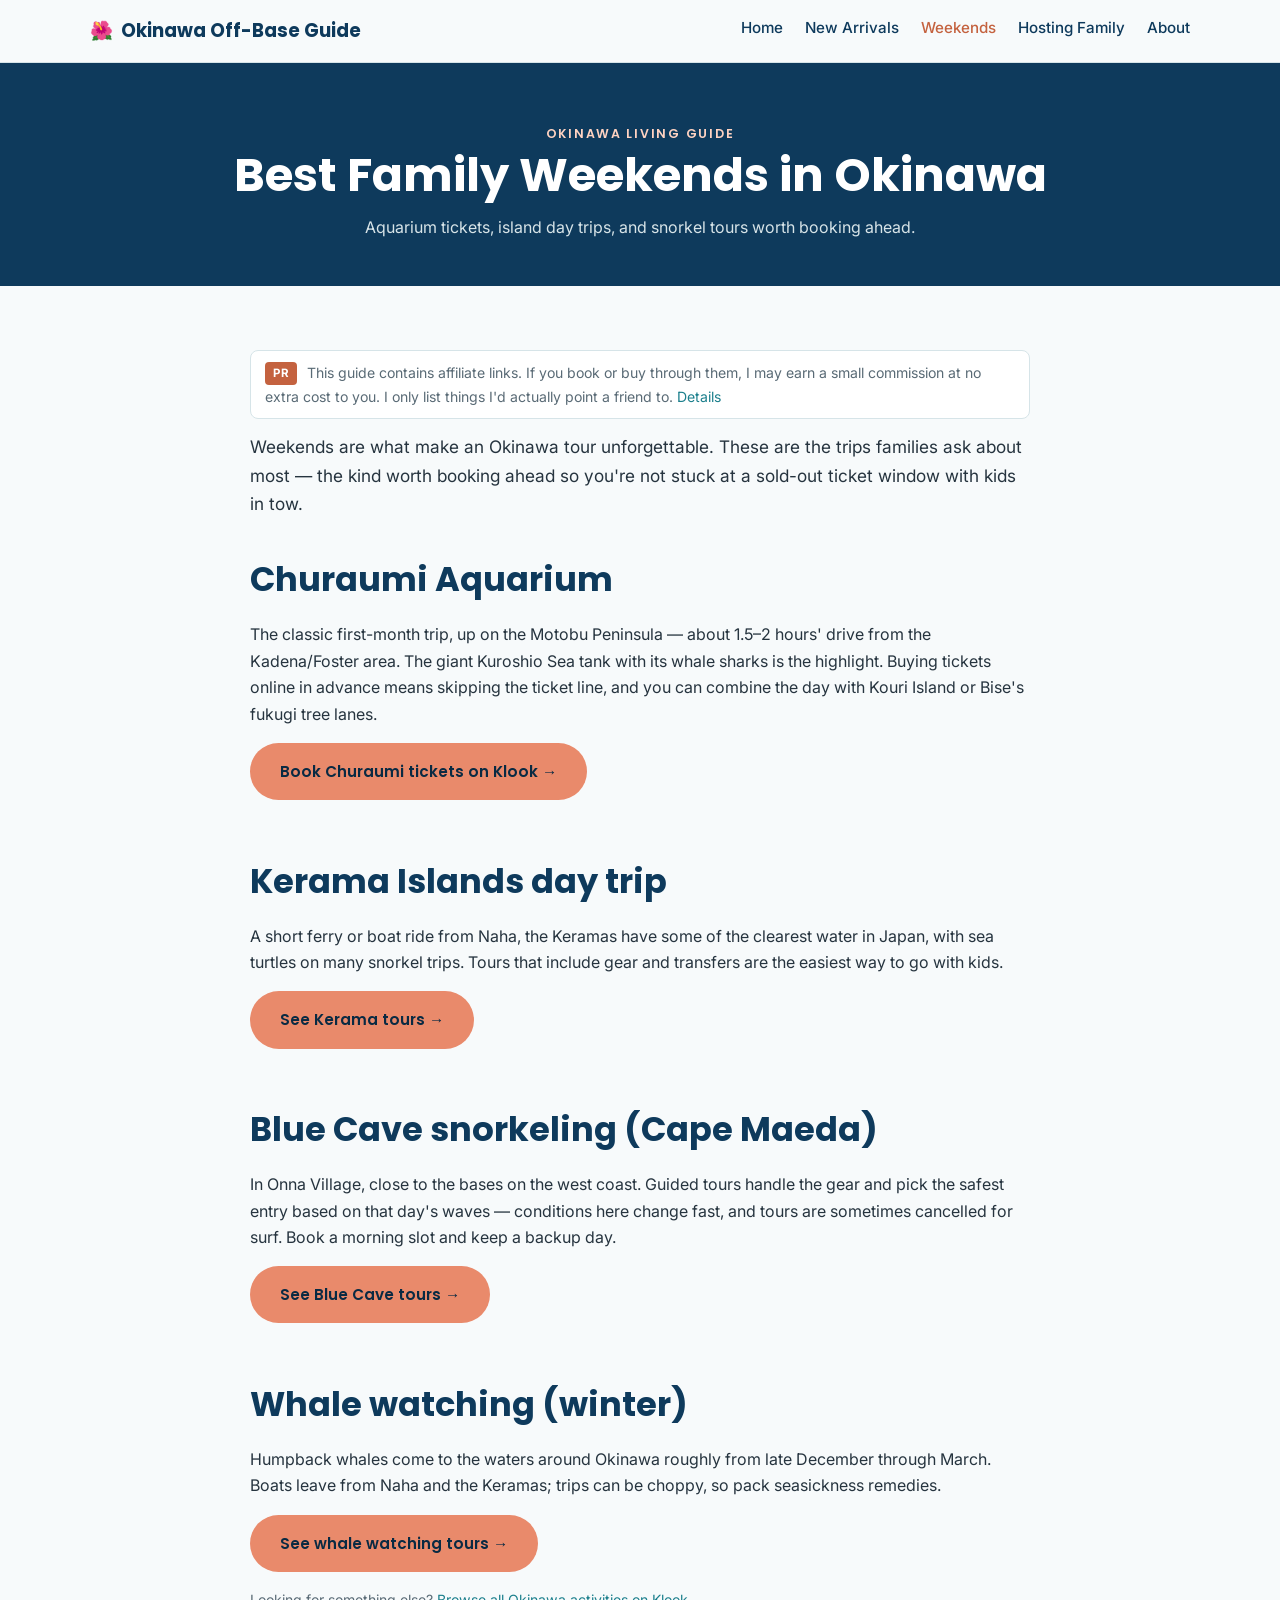
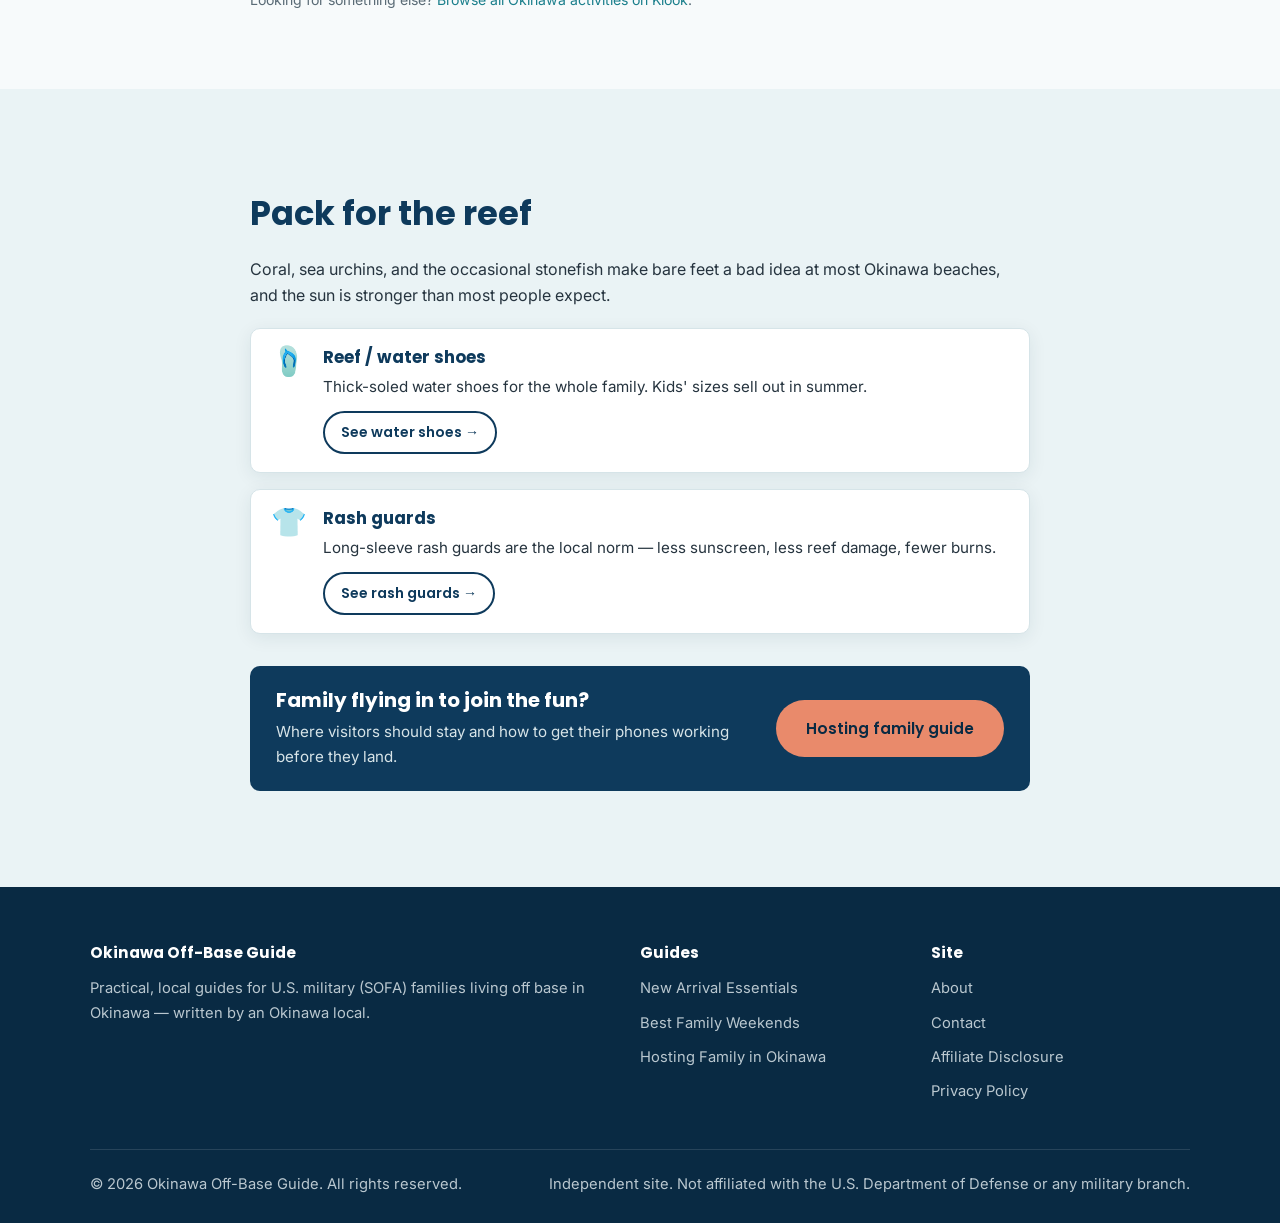
<file: guide-things-to-do.html>
<!DOCTYPE html>
<html lang="en">
<head>
<meta charset="UTF-8">
<meta name="viewport" content="width=device-width, initial-scale=1.0">
<title>Best Things to Do in Okinawa with Family | Okinawa Off-Base Guide</title>
<meta name="description" content="Churaumi Aquarium, Kerama Islands, Blue Cave snorkeling, and whale watching: what to book ahead for family weekends in Okinawa, plus what to pack for the reef.">
<link rel="canonical" href="https://www.okinawaoffbaseguide.com/guide-things-to-do.html">

<meta property="og:type" content="article">
<meta property="og:title" content="Best Things to Do in Okinawa with Family | Okinawa Off-Base Guide">
<meta property="og:description" content="Churaumi Aquarium, Kerama Islands, Blue Cave snorkeling, and whale watching: what to book ahead for family weekends in Okinawa, plus what to pack for the reef.">
<meta property="og:url" content="https://www.okinawaoffbaseguide.com/guide-things-to-do.html">
<meta property="og:image" content="https://www.okinawaoffbaseguide.com/images/og-image.svg">
<meta name="twitter:card" content="summary_large_image">

<link rel="icon" type="image/svg+xml" href="images/favicon.svg">
<link rel="preconnect" href="https://fonts.googleapis.com">
<link rel="preconnect" href="https://fonts.gstatic.com" crossorigin>
<link href="https://fonts.googleapis.com/css2?family=Poppins:wght@600;700&family=Inter:wght@400;500;600&display=swap" rel="stylesheet">
<link rel="stylesheet" href="css/style.css">
</head>
<body>
<a class="skip-link" href="#main">Skip to content</a>

<header class="site-header">
  <div class="nav-wrap">
    <a href="index.html" class="logo"><span class="mark">🌺</span> Okinawa Off-Base Guide</a>
    <button class="nav-toggle" aria-label="Toggle navigation" aria-expanded="false">&#9776;</button>
    <ul class="nav-links">
      <li><a href="index.html">Home</a></li>
      <li><a href="guide-new-arrival-essentials.html">New Arrivals</a></li>
      <li><a href="guide-things-to-do.html" class="active">Weekends</a></li>
      <li><a href="guide-family-visit.html">Hosting Family</a></li>
      <li><a href="about.html">About</a></li>
    </ul>
  </div>
</header>

<main id="main">

  <section class="page-header">
    <div class="container">
      <p class="eyebrow" style="color:#ffd3c2;">Okinawa Living Guide</p>
      <h1>Best Family Weekends in Okinawa</h1>
      <p>Aquarium tickets, island day trips, and snorkel tours worth booking ahead.</p>
    </div>
  </section>

  <section class="section">
    <div class="container article">
      <p class="pr-notice"><span class="pr-label">PR</span> This guide contains affiliate links. If you book or buy through them, I may earn a small commission at no extra cost to you. I only list things I'd actually point a friend to. <a href="affiliate-disclosure.html">Details</a></p>
      <p class="lead-text">Weekends are what make an Okinawa tour unforgettable. These are the trips families ask about most — the kind worth booking ahead so you're not stuck at a sold-out ticket window with kids in tow.</p>

      <h2>Churaumi Aquarium</h2>
      <p>The classic first-month trip, up on the Motobu Peninsula — about 1.5–2 hours' drive from the Kadena/Foster area. The giant Kuroshio Sea tank with its whale sharks is the highlight. Buying tickets online in advance means skipping the ticket line, and you can combine the day with Kouri Island or Bise's fukugi tree lanes.</p>
      <p><a href="/go/klook-churaumi" class="btn btn-primary" rel="sponsored nofollow noopener" target="_blank">Book Churaumi tickets on Klook →</a></p>

      <h2>Kerama Islands day trip</h2>
      <p>A short ferry or boat ride from Naha, the Keramas have some of the clearest water in Japan, with sea turtles on many snorkel trips. Tours that include gear and transfers are the easiest way to go with kids.</p>
      <p><a href="/go/klook-kerama" class="btn btn-primary" rel="sponsored nofollow noopener" target="_blank">See Kerama tours →</a></p>

      <h2>Blue Cave snorkeling (Cape Maeda)</h2>
      <p>In Onna Village, close to the bases on the west coast. Guided tours handle the gear and pick the safest entry based on that day's waves — conditions here change fast, and tours are sometimes cancelled for surf. Book a morning slot and keep a backup day.</p>
      <p><a href="/go/klook-blue-cave" class="btn btn-primary" rel="sponsored nofollow noopener" target="_blank">See Blue Cave tours →</a></p>

      <h2>Whale watching (winter)</h2>
      <p>Humpback whales come to the waters around Okinawa roughly from late December through March. Boats leave from Naha and the Keramas; trips can be choppy, so pack seasickness remedies.</p>
      <p><a href="/go/klook-whale-watching" class="btn btn-primary" rel="sponsored nofollow noopener" target="_blank">See whale watching tours →</a></p>

      <p class="small">Looking for something else? <a href="/go/klook-okinawa" rel="sponsored nofollow noopener" target="_blank">Browse all Okinawa activities on Klook</a>.</p>

    </div>
  </section>

  <section class="section section-alt">
    <div class="container article">
      <h2>Pack for the reef</h2>
      <p>Coral, sea urchins, and the occasional stonefish make bare feet a bad idea at most Okinawa beaches, and the sun is stronger than most people expect.</p>
      <div class="picks">
        <div class="pick">
          <div class="pick-icon">🩴</div>
          <div class="pick-body">
            <h3>Reef / water shoes</h3>
            <p>Thick-soled water shoes for the whole family. Kids' sizes sell out in summer.</p>
            <a href="/go/amazon-reef-shoes" class="btn btn-secondary btn-sm" rel="sponsored nofollow noopener" target="_blank">See water shoes →</a>
          </div>
        </div>
        <div class="pick">
          <div class="pick-icon">👕</div>
          <div class="pick-body">
            <h3>Rash guards</h3>
            <p>Long-sleeve rash guards are the local norm — less sunscreen, less reef damage, fewer burns.</p>
            <a href="/go/amazon-rash-guard" class="btn btn-secondary btn-sm" rel="sponsored nofollow noopener" target="_blank">See rash guards →</a>
          </div>
        </div>
      </div>
      <div class="concierge-box">
        <div>
          <h3>Family flying in to join the fun?</h3>
          <p>Where visitors should stay and how to get their phones working before they land.</p>
        </div>
        <a href="guide-family-visit.html" class="btn btn-primary">Hosting family guide</a>
      </div>
    </div>
  </section>

</main>

<footer class="site-footer">
  <div class="container">
    <div class="footer-grid footer-grid-3">
      <div>
        <h4>Okinawa Off-Base Guide</h4>
        <p>Practical, local guides for U.S. military (SOFA) families living off base in Okinawa — written by an Okinawa local.</p>
      </div>
      <div>
        <h4>Guides</h4>
        <ul>
          <li><a href="guide-new-arrival-essentials.html">New Arrival Essentials</a></li>
          <li><a href="guide-things-to-do.html">Best Family Weekends</a></li>
          <li><a href="guide-family-visit.html">Hosting Family in Okinawa</a></li>
        </ul>
      </div>
      <div>
        <h4>Site</h4>
        <ul>
          <li><a href="about.html">About</a></li>
          <li><a href="contact.html">Contact</a></li>
          <li><a href="affiliate-disclosure.html">Affiliate Disclosure</a></li>
          <li><a href="privacy-policy.html">Privacy Policy</a></li>
        </ul>
      </div>
    </div>
    <div class="footer-bottom">
      <span>&copy; <span class="current-year">2026</span> Okinawa Off-Base Guide. All rights reserved.</span>
      <span>Independent site. Not affiliated with the U.S. Department of Defense or any military branch.</span>
    </div>
  </div>
</footer>

<script src="js/main.js"></script>
</body>
</html>
</file>
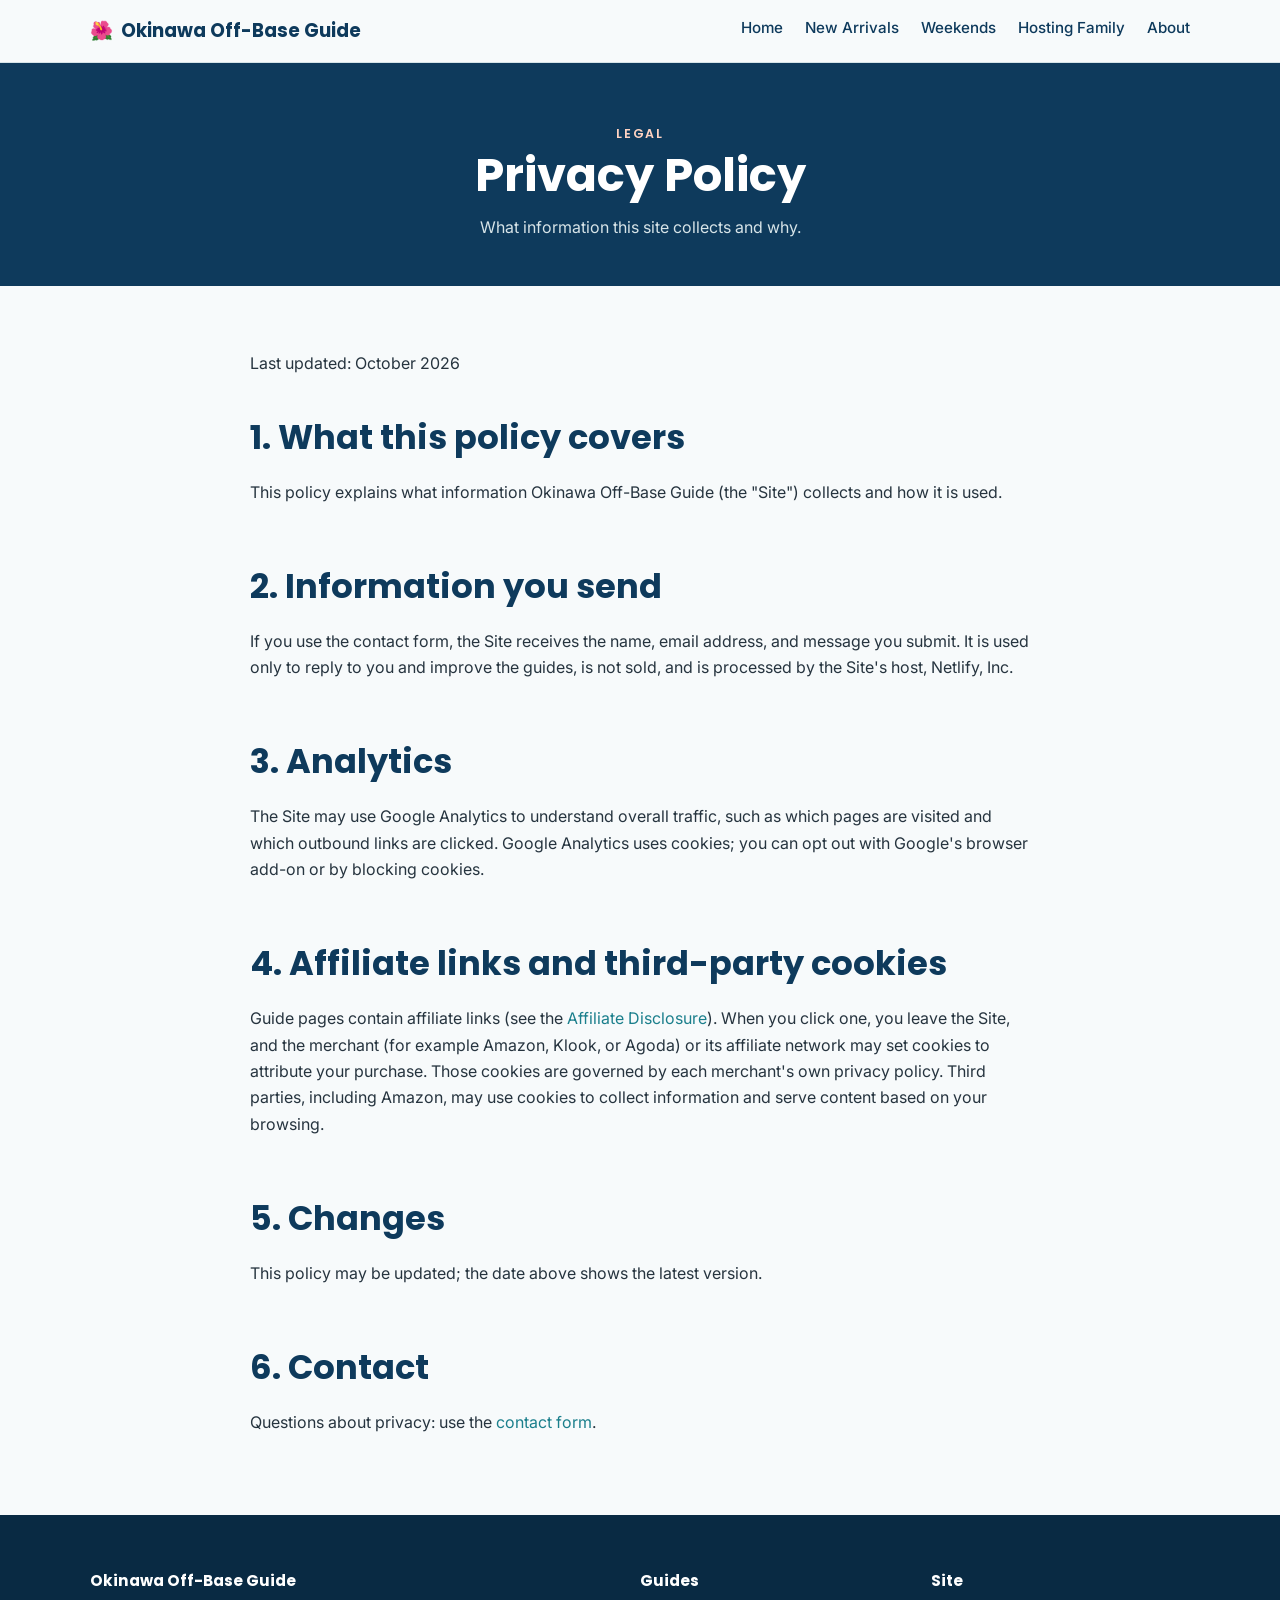
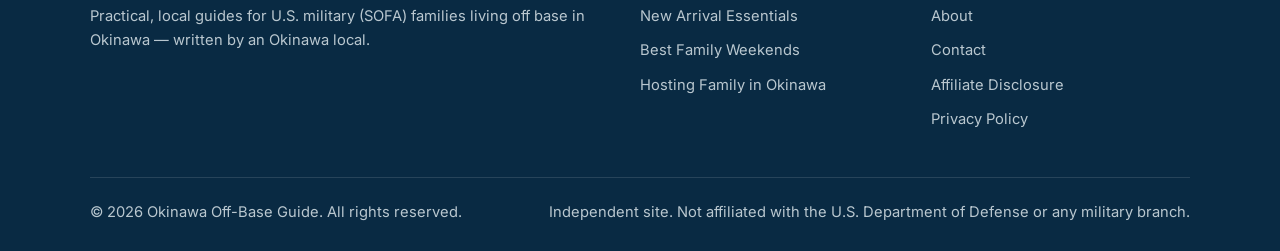
<file: privacy-policy.html>
<!DOCTYPE html>
<html lang="en">
<head>
<meta charset="UTF-8">
<meta name="viewport" content="width=device-width, initial-scale=1.0">
<title>Privacy Policy | Okinawa Off-Base Guide</title>
<meta name="description" content="Privacy policy for Okinawa Off-Base Guide.">
<link rel="canonical" href="https://www.okinawaoffbaseguide.com/privacy-policy.html">

<meta property="og:type" content="website">
<meta property="og:title" content="Privacy Policy | Okinawa Off-Base Guide">
<meta property="og:description" content="Privacy policy for Okinawa Off-Base Guide.">
<meta property="og:url" content="https://www.okinawaoffbaseguide.com/privacy-policy.html">
<meta property="og:image" content="https://www.okinawaoffbaseguide.com/images/og-image.svg">
<meta name="twitter:card" content="summary_large_image">

<link rel="icon" type="image/svg+xml" href="images/favicon.svg">
<link rel="preconnect" href="https://fonts.googleapis.com">
<link rel="preconnect" href="https://fonts.gstatic.com" crossorigin>
<link href="https://fonts.googleapis.com/css2?family=Poppins:wght@600;700&family=Inter:wght@400;500;600&display=swap" rel="stylesheet">
<link rel="stylesheet" href="css/style.css">
</head>
<body>
<a class="skip-link" href="#main">Skip to content</a>

<header class="site-header">
  <div class="nav-wrap">
    <a href="index.html" class="logo"><span class="mark">🌺</span> Okinawa Off-Base Guide</a>
    <button class="nav-toggle" aria-label="Toggle navigation" aria-expanded="false">&#9776;</button>
    <ul class="nav-links">
      <li><a href="index.html">Home</a></li>
      <li><a href="guide-new-arrival-essentials.html">New Arrivals</a></li>
      <li><a href="guide-things-to-do.html">Weekends</a></li>
      <li><a href="guide-family-visit.html">Hosting Family</a></li>
      <li><a href="about.html">About</a></li>
    </ul>
  </div>
</header>

<main id="main">

  <section class="page-header">
    <div class="container">
      <p class="eyebrow" style="color:#ffd3c2;">Legal</p>
      <h1>Privacy Policy</h1>
      <p>What information this site collects and why.</p>
    </div>
  </section>

  <section class="section">
    <div class="container legal-content article">
      <p>Last updated: October 2026</p>
      <h2>1. What this policy covers</h2>
      <p>This policy explains what information Okinawa Off-Base Guide (the "Site") collects and how it is used.</p>
      <h2>2. Information you send</h2>
      <p>If you use the contact form, the Site receives the name, email address, and message you submit. It is used only to reply to you and improve the guides, is not sold, and is processed by the Site's host, Netlify, Inc.</p>
      <h2>3. Analytics</h2>
      <p>The Site may use Google Analytics to understand overall traffic, such as which pages are visited and which outbound links are clicked. Google Analytics uses cookies; you can opt out with Google's browser add-on or by blocking cookies.</p>
      <h2>4. Affiliate links and third-party cookies</h2>
      <p>Guide pages contain affiliate links (see the <a href="affiliate-disclosure.html">Affiliate Disclosure</a>). When you click one, you leave the Site, and the merchant (for example Amazon, Klook, or Agoda) or its affiliate network may set cookies to attribute your purchase. Those cookies are governed by each merchant's own privacy policy. Third parties, including Amazon, may use cookies to collect information and serve content based on your browsing.</p>
      <h2>5. Changes</h2>
      <p>This policy may be updated; the date above shows the latest version.</p>
      <h2>6. Contact</h2>
      <p>Questions about privacy: use the <a href="contact.html">contact form</a>.</p>

    </div>
  </section>

</main>

<footer class="site-footer">
  <div class="container">
    <div class="footer-grid footer-grid-3">
      <div>
        <h4>Okinawa Off-Base Guide</h4>
        <p>Practical, local guides for U.S. military (SOFA) families living off base in Okinawa — written by an Okinawa local.</p>
      </div>
      <div>
        <h4>Guides</h4>
        <ul>
          <li><a href="guide-new-arrival-essentials.html">New Arrival Essentials</a></li>
          <li><a href="guide-things-to-do.html">Best Family Weekends</a></li>
          <li><a href="guide-family-visit.html">Hosting Family in Okinawa</a></li>
        </ul>
      </div>
      <div>
        <h4>Site</h4>
        <ul>
          <li><a href="about.html">About</a></li>
          <li><a href="contact.html">Contact</a></li>
          <li><a href="affiliate-disclosure.html">Affiliate Disclosure</a></li>
          <li><a href="privacy-policy.html">Privacy Policy</a></li>
        </ul>
      </div>
    </div>
    <div class="footer-bottom">
      <span>&copy; <span class="current-year">2026</span> Okinawa Off-Base Guide. All rights reserved.</span>
      <span>Independent site. Not affiliated with the U.S. Department of Defense or any military branch.</span>
    </div>
  </div>
</footer>

<script src="js/main.js"></script>
</body>
</html>
</file>
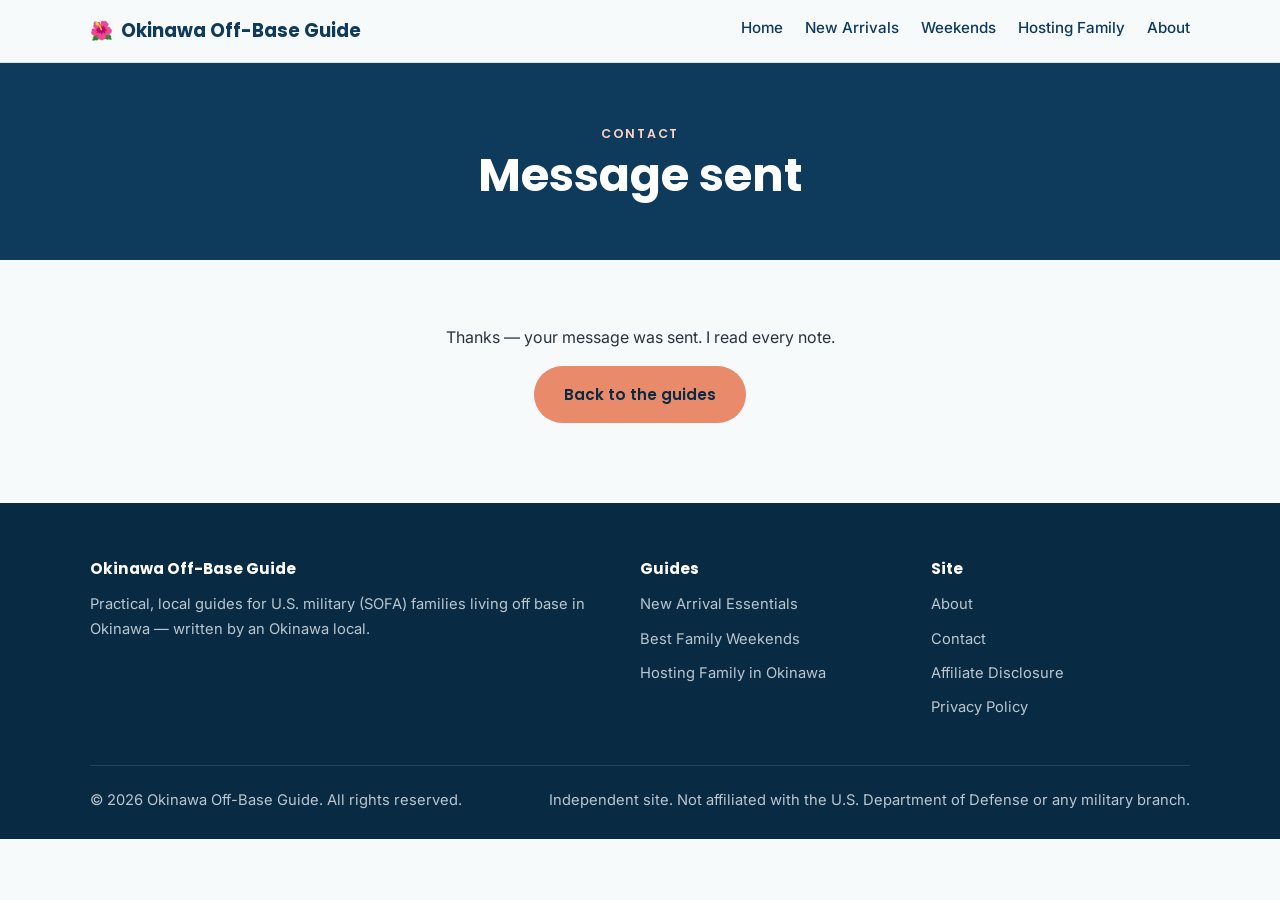
<file: thanks.html>
<!DOCTYPE html>
<html lang="en">
<head>
<meta charset="UTF-8">
<meta name="viewport" content="width=device-width, initial-scale=1.0">
<title>Thanks | Okinawa Off-Base Guide</title>
<meta name="description" content="Your message was sent.">
<link rel="canonical" href="https://www.okinawaoffbaseguide.com/thanks.html">

<meta property="og:type" content="website">
<meta property="og:title" content="Thanks | Okinawa Off-Base Guide">
<meta property="og:description" content="Your message was sent.">
<meta property="og:url" content="https://www.okinawaoffbaseguide.com/thanks.html">
<meta property="og:image" content="https://www.okinawaoffbaseguide.com/images/og-image.svg">
<meta name="twitter:card" content="summary_large_image">

<link rel="icon" type="image/svg+xml" href="images/favicon.svg">
<link rel="preconnect" href="https://fonts.googleapis.com">
<link rel="preconnect" href="https://fonts.gstatic.com" crossorigin>
<link href="https://fonts.googleapis.com/css2?family=Poppins:wght@600;700&family=Inter:wght@400;500;600&display=swap" rel="stylesheet">
<link rel="stylesheet" href="css/style.css">
</head>
<body>
<a class="skip-link" href="#main">Skip to content</a>

<header class="site-header">
  <div class="nav-wrap">
    <a href="index.html" class="logo"><span class="mark">🌺</span> Okinawa Off-Base Guide</a>
    <button class="nav-toggle" aria-label="Toggle navigation" aria-expanded="false">&#9776;</button>
    <ul class="nav-links">
      <li><a href="index.html">Home</a></li>
      <li><a href="guide-new-arrival-essentials.html">New Arrivals</a></li>
      <li><a href="guide-things-to-do.html">Weekends</a></li>
      <li><a href="guide-family-visit.html">Hosting Family</a></li>
      <li><a href="about.html">About</a></li>
    </ul>
  </div>
</header>

<main id="main">

  <section class="page-header">
    <div class="container">
      <p class="eyebrow" style="color:#ffd3c2;">Contact</p>
      <h1>Message sent</h1>
      <p></p>
    </div>
  </section>

  <section class="section">
    <div class="container article">
      <p class="text-center">Thanks — your message was sent. I read every note.</p>
      <p class="text-center"><a href="index.html" class="btn btn-primary">Back to the guides</a></p>

    </div>
  </section>

</main>

<footer class="site-footer">
  <div class="container">
    <div class="footer-grid footer-grid-3">
      <div>
        <h4>Okinawa Off-Base Guide</h4>
        <p>Practical, local guides for U.S. military (SOFA) families living off base in Okinawa — written by an Okinawa local.</p>
      </div>
      <div>
        <h4>Guides</h4>
        <ul>
          <li><a href="guide-new-arrival-essentials.html">New Arrival Essentials</a></li>
          <li><a href="guide-things-to-do.html">Best Family Weekends</a></li>
          <li><a href="guide-family-visit.html">Hosting Family in Okinawa</a></li>
        </ul>
      </div>
      <div>
        <h4>Site</h4>
        <ul>
          <li><a href="about.html">About</a></li>
          <li><a href="contact.html">Contact</a></li>
          <li><a href="affiliate-disclosure.html">Affiliate Disclosure</a></li>
          <li><a href="privacy-policy.html">Privacy Policy</a></li>
        </ul>
      </div>
    </div>
    <div class="footer-bottom">
      <span>&copy; <span class="current-year">2026</span> Okinawa Off-Base Guide. All rights reserved.</span>
      <span>Independent site. Not affiliated with the U.S. Department of Defense or any military branch.</span>
    </div>
  </div>
</footer>

<script src="js/main.js"></script>
</body>
</html>
</file>
<file: css/style.css>
/* =========================================================
   Okinawa Off-Base Guide — Stylesheet
   ========================================================= */

:root {
  --color-navy: #0e3a5c;
  --color-navy-dark: #092a43;
  --color-teal: #1b7f8c;
  --color-teal-light: #e2f2f4;
  --color-gold: #e98a6b;
  --color-gold-dark: #c4623f;
  --color-bg: #f7fafb;
  --color-bg-alt: #eaf3f5;
  --color-white: #ffffff;
  --color-text: #26343f;
  --color-text-light: #5a6b76;
  --color-border: #d6e4e8;

  --font-heading: 'Poppins', 'Segoe UI', sans-serif;
  --font-body: 'Inter', 'Segoe UI', sans-serif;

  --max-width: 1140px;
  --radius: 10px;
  --shadow: 0 4px 18px rgba(18, 48, 68, 0.08);
}

* { box-sizing: border-box; }

html { scroll-behavior: smooth; }

body {
  margin: 0;
  font-family: var(--font-body);
  color: var(--color-text);
  background: var(--color-bg);
  line-height: 1.65;
  -webkit-font-smoothing: antialiased;
}

img { max-width: 100%; display: block; }

a { color: var(--color-teal); text-decoration: none; }
a:hover { color: var(--color-gold-dark); }

h1, h2, h3, h4 {
  font-family: var(--font-heading);
  color: var(--color-navy);
  line-height: 1.25;
  margin: 0 0 0.6em;
}

h1 { font-size: clamp(2rem, 4.5vw, 2.9rem); }
h2 { font-size: clamp(1.5rem, 3vw, 2.1rem); }
h3 { font-size: 1.25rem; }

p { margin: 0 0 1em; }

ul, ol { padding-left: 1.3em; }
li { margin-bottom: 0.5em; }

.container {
  max-width: var(--max-width);
  margin: 0 auto;
  padding: 0 20px;
}

.section {
  padding: 64px 0;
}

.section-alt {
  background: var(--color-bg-alt);
}

.section-navy {
  background: var(--color-navy);
  color: #dbe6ec;
}
.section-navy h2, .section-navy h3 { color: #ffffff; }

.section-header {
  max-width: 700px;
  margin: 0 auto 40px;
  text-align: center;
}

.eyebrow {
  display: inline-block;
  font-family: var(--font-heading);
  font-size: 0.78rem;
  letter-spacing: 0.14em;
  text-transform: uppercase;
  color: var(--color-gold-dark);
  font-weight: 600;
  margin-bottom: 10px;
}

/* ---------- Buttons ---------- */
.btn {
  display: inline-block;
  font-family: var(--font-heading);
  font-weight: 600;
  font-size: 0.95rem;
  padding: 14px 28px;
  border-radius: 999px;
  border: 2px solid transparent;
  cursor: pointer;
  transition: transform 0.15s ease, box-shadow 0.15s ease, background 0.15s ease, color 0.15s ease;
  text-align: center;
}
.btn-primary {
  background: var(--color-gold);
  color: var(--color-navy-dark);
}
.btn-primary:hover {
  background: var(--color-gold-dark);
  color: #fff;
  transform: translateY(-1px);
  box-shadow: var(--shadow);
}
.btn-outline {
  background: transparent;
  border-color: var(--color-white);
  color: var(--color-white);
}
.btn-outline:hover {
  background: var(--color-white);
  color: var(--color-navy);
}
.btn-secondary {
  background: transparent;
  border-color: var(--color-navy);
  color: var(--color-navy);
}
.btn-secondary:hover {
  background: var(--color-navy);
  color: #fff;
}

/* ---------- Header / Nav ---------- */
.site-header {
  position: sticky;
  top: 0;
  z-index: 100;
  background: rgba(247, 250, 251, 0.96);
  backdrop-filter: blur(6px);
  border-bottom: 1px solid var(--color-border);
}
.nav-wrap {
  display: flex;
  align-items: center;
  justify-content: space-between;
  padding: 14px 20px;
  max-width: var(--max-width);
  margin: 0 auto;
}
.logo {
  font-family: var(--font-heading);
  font-weight: 700;
  font-size: 1.15rem;
  color: var(--color-navy);
  display: flex;
  align-items: center;
  gap: 8px;
}
.logo span.mark {
  color: var(--color-gold-dark);
}
.nav-links {
  display: flex;
  gap: 22px;
  align-items: center;
  list-style: none;
  margin: 0;
  padding: 0;
}
.nav-links a {
  color: var(--color-navy);
  font-weight: 500;
  font-size: 0.95rem;
}
.nav-links a.active { color: var(--color-gold-dark); }
.nav-cta {
  background: var(--color-navy);
  color: #fff !important;
  padding: 10px 20px;
  border-radius: 999px;
  font-weight: 600;
}
.nav-cta:hover { background: var(--color-teal); color: #fff !important; }

.nav-toggle {
  display: none;
  background: none;
  border: none;
  font-size: 1.6rem;
  color: var(--color-navy);
  cursor: pointer;
}

@media (max-width: 980px) {
  .nav-toggle { display: block; }
  .nav-links {
    position: absolute;
    top: 100%;
    left: 0;
    right: 0;
    background: var(--color-white);
    flex-direction: column;
    align-items: flex-start;
    padding: 16px 24px 24px;
    gap: 16px;
    border-bottom: 1px solid var(--color-border);
    box-shadow: var(--shadow);
    display: none;
  }
  .nav-links.open { display: flex; }
  .nav-cta { width: 100%; text-align: center; }
}

/* ---------- Hero ---------- */
.hero {
  background: linear-gradient(160deg, var(--color-navy) 0%, #1c4a5e 55%, var(--color-teal) 100%);
  color: #fff;
  padding: 90px 0 80px;
  position: relative;
  overflow: hidden;
}
.hero::after {
  content: "";
  position: absolute;
  right: -80px;
  bottom: -120px;
  width: 380px;
  height: 380px;
  border-radius: 50%;
  background: rgba(207, 154, 68, 0.18);
}
.hero-grid {
  display: grid;
  grid-template-columns: 1.15fr 0.85fr;
  gap: 40px;
  align-items: center;
  position: relative;
  z-index: 1;
}
.hero h1 { color: #fff; }
.hero p.lead {
  font-size: 1.15rem;
  color: #dfe9ec;
  max-width: 540px;
}
.hero-badges {
  display: flex;
  flex-wrap: wrap;
  gap: 12px;
  margin: 26px 0 30px;
}
.hero-badge {
  background: rgba(255,255,255,0.12);
  border: 1px solid rgba(255,255,255,0.25);
  padding: 8px 16px;
  border-radius: 999px;
  font-size: 0.85rem;
}
.hero-actions { display: flex; gap: 14px; flex-wrap: wrap; }

.hero-card {
  background: rgba(255,255,255,0.08);
  border: 1px solid rgba(255,255,255,0.2);
  border-radius: var(--radius);
  padding: 28px;
  backdrop-filter: blur(4px);
}
.hero-card h3 { color: #fff; margin-bottom: 14px; }
.hero-card ul { list-style: none; padding: 0; margin: 0; }
.hero-card li {
  display: flex;
  gap: 10px;
  align-items: flex-start;
  margin-bottom: 12px;
  font-size: 0.95rem;
  color: #e6eef0;
}
.hero-card li .ico { color: var(--color-gold); font-weight: 700; }

@media (max-width: 860px) {
  .hero-grid { grid-template-columns: 1fr; }
}

/* ---------- Cards / Grids ---------- */
.grid {
  display: grid;
  gap: 26px;
}
.grid-2 { grid-template-columns: repeat(2, 1fr); }
.grid-3 { grid-template-columns: repeat(3, 1fr); }
.grid-4 { grid-template-columns: repeat(4, 1fr); }

@media (max-width: 900px) {
  .grid-3, .grid-4 { grid-template-columns: repeat(2, 1fr); }
}
@media (max-width: 600px) {
  .grid-2, .grid-3, .grid-4 { grid-template-columns: 1fr; }
}

.card {
  background: var(--color-white);
  border: 1px solid var(--color-border);
  border-radius: var(--radius);
  padding: 28px;
  box-shadow: var(--shadow);
}
.card .icon-badge {
  width: 46px;
  height: 46px;
  border-radius: 12px;
  background: var(--color-teal-light);
  color: var(--color-teal);
  display: flex;
  align-items: center;
  justify-content: center;
  font-size: 1.4rem;
  margin-bottom: 16px;
}
.card ul { margin: 0; padding-left: 1.1em; }
.card a.card-link {
  font-weight: 600;
  display: inline-block;
  margin-top: 10px;
}

/* Problem / gap comparison */
.compare {
  display: grid;
  grid-template-columns: 1fr auto 1fr;
  gap: 20px;
  align-items: stretch;
  margin-top: 30px;
}
.compare .vs {
  display: flex;
  align-items: center;
  justify-content: center;
  font-family: var(--font-heading);
  font-weight: 700;
  color: var(--color-gold-dark);
}
.compare-col {
  background: var(--color-white);
  border-radius: var(--radius);
  padding: 26px;
  border: 1px solid var(--color-border);
}
.compare-col.highlight {
  border-color: var(--color-gold);
  box-shadow: var(--shadow);
  position: relative;
}
.compare-col.highlight::before {
  content: "Our Sweet Spot";
  position: absolute;
  top: -12px;
  left: 20px;
  background: var(--color-gold);
  color: var(--color-navy-dark);
  font-size: 0.72rem;
  font-weight: 700;
  letter-spacing: 0.06em;
  text-transform: uppercase;
  padding: 4px 12px;
  border-radius: 999px;
}
@media (max-width: 760px) {
  .compare { grid-template-columns: 1fr; }
  .compare .vs { padding: 4px 0; }
}

/* Steps */
.steps {
  display: grid;
  gap: 24px;
  counter-reset: step;
}
.step {
  display: grid;
  grid-template-columns: 60px 1fr;
  gap: 20px;
  align-items: flex-start;
}
.step-num {
  width: 52px;
  height: 52px;
  border-radius: 50%;
  background: var(--color-navy);
  color: #fff;
  display: flex;
  align-items: center;
  justify-content: center;
  font-family: var(--font-heading);
  font-weight: 700;
  font-size: 1.2rem;
}
.step-body { padding-top: 6px; }

/* Pricing */
.price-table {
  width: 100%;
  border-collapse: collapse;
  background: var(--color-white);
  border-radius: var(--radius);
  overflow: hidden;
  box-shadow: var(--shadow);
}
.price-table th, .price-table td {
  padding: 16px 20px;
  text-align: left;
  border-bottom: 1px solid var(--color-border);
}
.price-table th {
  background: var(--color-navy);
  color: #fff;
  font-family: var(--font-heading);
  font-weight: 600;
}
.price-table tr:last-child td { border-bottom: none; }
.price-table td.amount { font-weight: 700; color: var(--color-teal); white-space: nowrap; }
.table-wrap { overflow-x: auto; }

.pricing-note {
  background: var(--color-teal-light);
  border-left: 4px solid var(--color-teal);
  padding: 18px 22px;
  border-radius: 6px;
  margin-top: 24px;
}

/* FAQ accordion */
.faq-item {
  background: var(--color-white);
  border: 1px solid var(--color-border);
  border-radius: var(--radius);
  margin-bottom: 14px;
  overflow: hidden;
}
.faq-question {
  width: 100%;
  text-align: left;
  background: none;
  border: none;
  padding: 20px 24px;
  font-family: var(--font-heading);
  font-weight: 600;
  font-size: 1.02rem;
  color: var(--color-navy);
  cursor: pointer;
  display: flex;
  justify-content: space-between;
  align-items: center;
  gap: 16px;
}
.faq-question .plus {
  font-size: 1.4rem;
  color: var(--color-gold-dark);
  transition: transform 0.2s ease;
  flex-shrink: 0;
}
.faq-item.open .faq-question .plus { transform: rotate(45deg); }
.faq-answer {
  max-height: 0;
  overflow: hidden;
  transition: max-height 0.25s ease;
  padding: 0 24px;
}
.faq-item.open .faq-answer {
  max-height: 600px;
  padding: 0 24px 22px;
}

/* Contact form */
.form-wrap {
  background: var(--color-white);
  border: 1px solid var(--color-border);
  border-radius: var(--radius);
  padding: 34px;
  box-shadow: var(--shadow);
}
.form-row { margin-bottom: 20px; }
.form-row label {
  display: block;
  font-weight: 600;
  margin-bottom: 6px;
  font-size: 0.92rem;
  color: var(--color-navy);
}
.form-row input,
.form-row select,
.form-row textarea {
  width: 100%;
  padding: 12px 14px;
  border: 1px solid var(--color-border);
  border-radius: 8px;
  font-family: var(--font-body);
  font-size: 0.98rem;
  background: var(--color-bg);
}
.form-row input:focus,
.form-row select:focus,
.form-row textarea:focus {
  outline: 2px solid var(--color-teal);
  outline-offset: 1px;
}
.form-two { display: grid; grid-template-columns: 1fr 1fr; gap: 20px; }
@media (max-width: 600px) { .form-two { grid-template-columns: 1fr; } }
.required { color: var(--color-gold-dark); }
.form-note { font-size: 0.88rem; color: var(--color-text-light); margin-top: 16px; }

/* Info list (contact page side info / service area) */
.info-list {
  list-style: none;
  padding: 0;
  margin: 0;
}
.info-list li {
  display: flex;
  gap: 14px;
  padding: 16px 0;
  border-bottom: 1px solid var(--color-border);
}
.info-list li:last-child { border-bottom: none; }
.info-list .ico {
  color: var(--color-teal);
  font-size: 1.3rem;
  flex-shrink: 0;
}

/* Badges / tags */
.tag-row { display: flex; flex-wrap: wrap; gap: 10px; margin-top: 16px; }
.tag {
  background: var(--color-teal-light);
  color: var(--color-teal);
  font-size: 0.82rem;
  font-weight: 600;
  padding: 6px 14px;
  border-radius: 999px;
}

/* CTA band */
.cta-band {
  background: linear-gradient(120deg, var(--color-teal) 0%, var(--color-navy) 100%);
  color: #fff;
  border-radius: var(--radius);
  padding: 46px;
  text-align: center;
}
.cta-band h2 { color: #fff; }
.cta-band p { color: #dcebe9; max-width: 560px; margin-left: auto; margin-right: auto; }

/* Footer */
.site-footer {
  background: var(--color-navy-dark);
  color: #b9c7cf;
  padding: 56px 0 26px;
  font-size: 0.92rem;
}
.footer-grid {
  display: grid;
  grid-template-columns: 1.4fr 1fr 1fr 1fr;
  gap: 32px;
  margin-bottom: 36px;
}
.footer-grid h4 { color: #fff; font-size: 0.95rem; margin-bottom: 14px; }
.footer-grid ul { list-style: none; padding: 0; margin: 0; }
.footer-grid li { margin-bottom: 10px; }
.footer-grid a { color: #b9c7cf; }
.footer-grid a:hover { color: var(--color-gold); }
.footer-bottom {
  border-top: 1px solid rgba(255,255,255,0.12);
  padding-top: 22px;
  display: flex;
  justify-content: space-between;
  flex-wrap: wrap;
  gap: 10px;
}
@media (max-width: 760px) {
  .footer-grid { grid-template-columns: 1fr 1fr; }
}
@media (max-width: 480px) {
  .footer-grid { grid-template-columns: 1fr; }
}

/* Page header (interior pages) */
.page-header {
  background: var(--color-navy);
  color: #fff;
  padding: 56px 0 46px;
  text-align: center;
}
.page-header h1 { color: #fff; margin-bottom: 10px; }
.page-header p { color: #d7e4e8; max-width: 620px; margin: 0 auto; }

/* Do / Don't lists */
.dodont { display: grid; grid-template-columns: 1fr 1fr; gap: 18px; margin-top: 18px; }
@media (max-width: 600px) { .dodont { grid-template-columns: 1fr; } }
.dodont-col {
  border-radius: 8px;
  padding: 18px 20px;
}
.dodont-col.do { background: var(--color-teal-light); }
.dodont-col.dont { background: #f6e9e2; }
.dodont-col h4 { margin-bottom: 10px; font-size: 0.95rem; }
.dodont-col.do h4 { color: var(--color-teal); }
.dodont-col.dont h4 { color: #b05a30; }
.dodont-col ul { margin: 0; padding-left: 1.1em; font-size: 0.94rem; }

/* Legal page */
.legal-content h2 { margin-top: 2em; }
.legal-content table {
  width: 100%;
  border-collapse: collapse;
  margin: 1.2em 0;
}
.legal-content th, .legal-content td {
  border: 1px solid var(--color-border);
  padding: 10px 14px;
  text-align: left;
  vertical-align: top;
  font-size: 0.95rem;
}
.legal-content th { background: var(--color-bg-alt); width: 32%; }
.note-box {
  background: var(--color-bg-alt);
  border: 1px dashed var(--color-teal);
  border-radius: 8px;
  padding: 16px 20px;
  font-size: 0.9rem;
  margin: 1.5em 0;
}

/* Skip link */
.skip-link {
  position: absolute;
  left: -999px;
  top: 0;
  background: var(--color-navy);
  color: #fff;
  padding: 10px 16px;
  z-index: 200;
}
.skip-link:focus { left: 10px; top: 10px; }

/* Utility */
.text-center { text-align: center; }
.mt-0 { margin-top: 0; }
.mb-0 { margin-bottom: 0; }
.small { font-size: 0.88rem; color: var(--color-text-light); }

/* ---------- Guides / affiliate content ---------- */
.article { max-width: 820px; }
.article h2 { margin-top: 1.8em; }
.article h2:first-of-type { margin-top: 1.2em; }
.lead-text { font-size: 1.08rem; }
.pr-notice {
  font-size: 0.88rem;
  color: var(--color-text-light);
  background: var(--color-white);
  border: 1px solid var(--color-border);
  border-radius: 8px;
  padding: 10px 14px;
}
.pr-label {
  display: inline-block;
  background: var(--color-gold-dark);
  color: #fff;
  font-size: 0.72rem;
  font-weight: 700;
  letter-spacing: 0.06em;
  padding: 2px 8px;
  border-radius: 4px;
  margin-right: 6px;
  vertical-align: 1px;
}
.tip-box {
  background: var(--color-teal-light);
  border-left: 4px solid var(--color-teal);
  border-radius: 6px;
  padding: 12px 16px;
  font-size: 0.95rem;
  margin: 1.2em 0;
}
.picks { display: grid; gap: 16px; margin: 1.2em 0; }
.pick {
  display: flex;
  gap: 16px;
  background: var(--color-white);
  border: 1px solid var(--color-border);
  border-radius: var(--radius);
  padding: 18px 20px;
  box-shadow: var(--shadow);
}
.pick-icon { font-size: 1.8rem; line-height: 1; }
.pick-body h3 { font-size: 1.05rem; margin-bottom: 6px; }
.pick-body p { font-size: 0.95rem; margin-bottom: 12px; }
.btn-sm { padding: 8px 16px; font-size: 0.88rem; }
.area-grid { display: grid; grid-template-columns: repeat(3, 1fr); gap: 16px; margin-top: 1em; }
.area-grid .card p { font-size: 0.93rem; }
@media (max-width: 760px) { .area-grid { grid-template-columns: 1fr; } }
.concierge-box {
  display: flex;
  align-items: center;
  justify-content: space-between;
  gap: 20px;
  background: var(--color-navy);
  color: #d7e4e8;
  border-radius: var(--radius);
  padding: 22px 26px;
  margin: 2em 0;
}
.concierge-box h3 { color: #fff; margin-bottom: 6px; }
.concierge-box p { margin: 0; font-size: 0.95rem; }
.concierge-box .btn { white-space: nowrap; }
@media (max-width: 640px) { .concierge-box { flex-direction: column; align-items: flex-start; } }
.footer-grid.footer-grid-3 { grid-template-columns: 2fr 1fr 1fr; }
@media (max-width: 700px) { .footer-grid.footer-grid-3 { grid-template-columns: 1fr; } }
</file>
